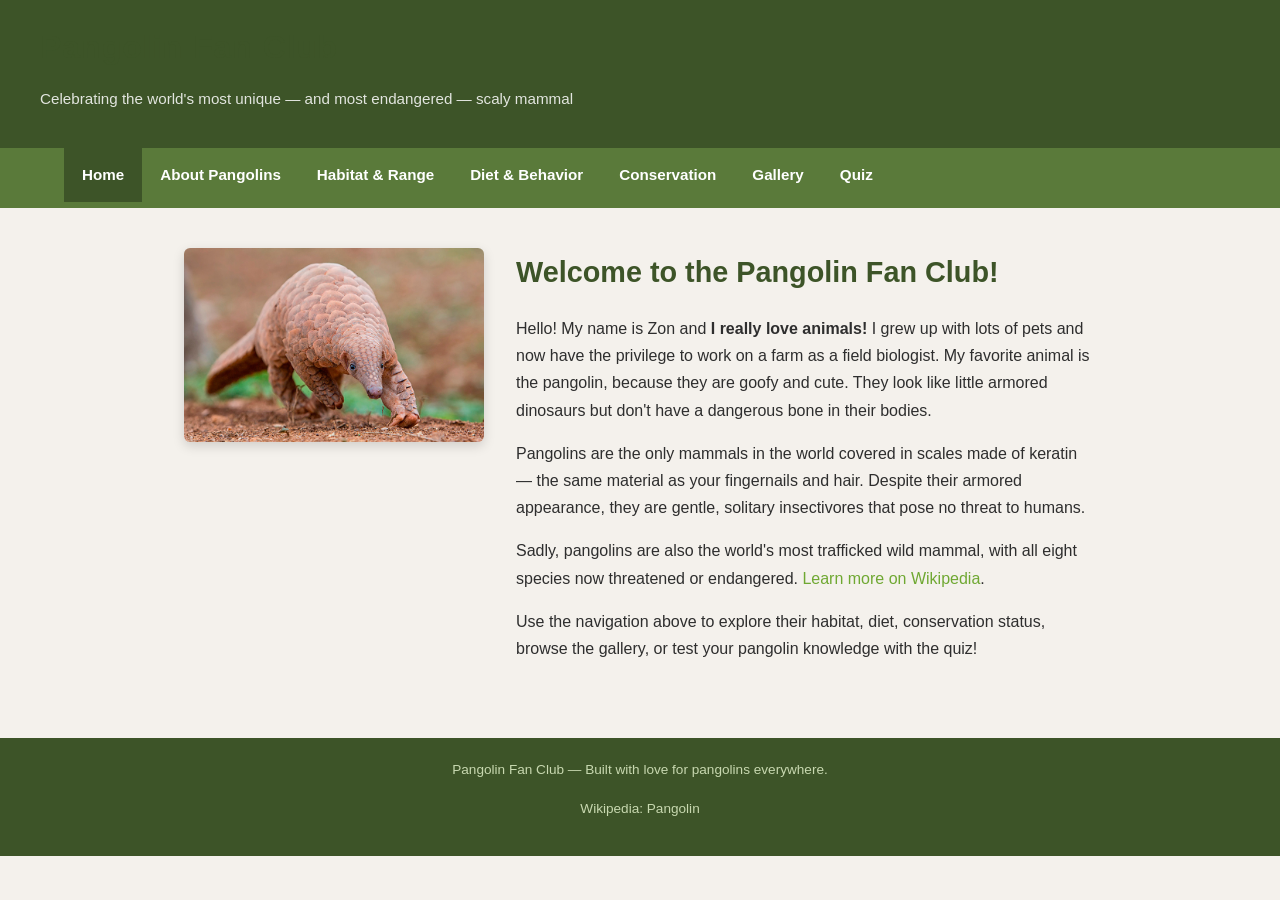
<file: index.html>
<!DOCTYPE html>
<html lang="en-US">
  <head>
    <meta charset="utf-8">
    <meta name="viewport" content="width=device-width, initial-scale=1">
    <meta name="description" content="A fan site dedicated to pangolins — the world's most trafficked wild mammal.">
    <title>Pangolin Fan Club</title>
    <link rel="stylesheet" href="assets/css/style.css">
  </head>
  <body>
    <!-- Site header with title and tagline -->
    <header>
      <div>
        <h1>Pangolin Fan Club</h1>
        <p>Celebrating the world's most unique — and most endangered — scaly mammal</p>
      </div>
    </header>

    <!-- Main navigation, shared across all pages -->
    <nav>
      <ul>
        <li><a href="./" class="active">Home</a></li>
        <li><a href="about/">About Pangolins</a></li>
        <li><a href="habitat/">Habitat &amp; Range</a></li>
        <li><a href="diet/">Diet &amp; Behavior</a></li>
        <li><a href="conservation/">Conservation</a></li>
        <li><a href="gallery/">Gallery</a></li>
        <li><a href="quiz/">Quiz</a></li>
      </ul>
    </nav>

    <!-- Hero section: photo + intro text -->
    <main>
      <section class="hero">
        <img
          src="assets/images/indian_pangolin.jpg"
          alt="An Indian pangolin walking through its natural habitat" />
        <div class="hero-text">
          <h2>Welcome to the Pangolin Fan Club!</h2>
          <p>
            Hello! My name is Zon and <strong>I really love animals!</strong> I grew up with lots of pets and now have the
            privilege to work on a farm as a field biologist. My favorite animal is the pangolin, because they
            are goofy and cute. They look like little armored dinosaurs but don't have a dangerous bone in their
            bodies.
          </p>
          <p>
            Pangolins are the only mammals in the world covered in scales made of keratin — the same material as
            your fingernails and hair. Despite their armored appearance, they are gentle, solitary insectivores that pose
            no threat to humans.
          </p>
          <p>
            Sadly, pangolins are also the world's most trafficked wild mammal, with all eight species now
            threatened or endangered.
            <a href="https://en.wikipedia.org/wiki/Pangolin" target="_blank" rel="noopener">Learn more on Wikipedia</a>.
          </p>
          <p>
            Use the navigation above to explore their habitat, diet, conservation status, browse the gallery,
            or test your pangolin knowledge with the quiz!
          </p>
        </div>
      </section>
    </main>

    <footer>
      <p>Pangolin Fan Club &mdash; Built with love for pangolins everywhere.</p>
      <p><a href="https://en.wikipedia.org/wiki/Pangolin" target="_blank" rel="noopener">Wikipedia: Pangolin</a></p>
    </footer>
  </body>
</html>
</file>
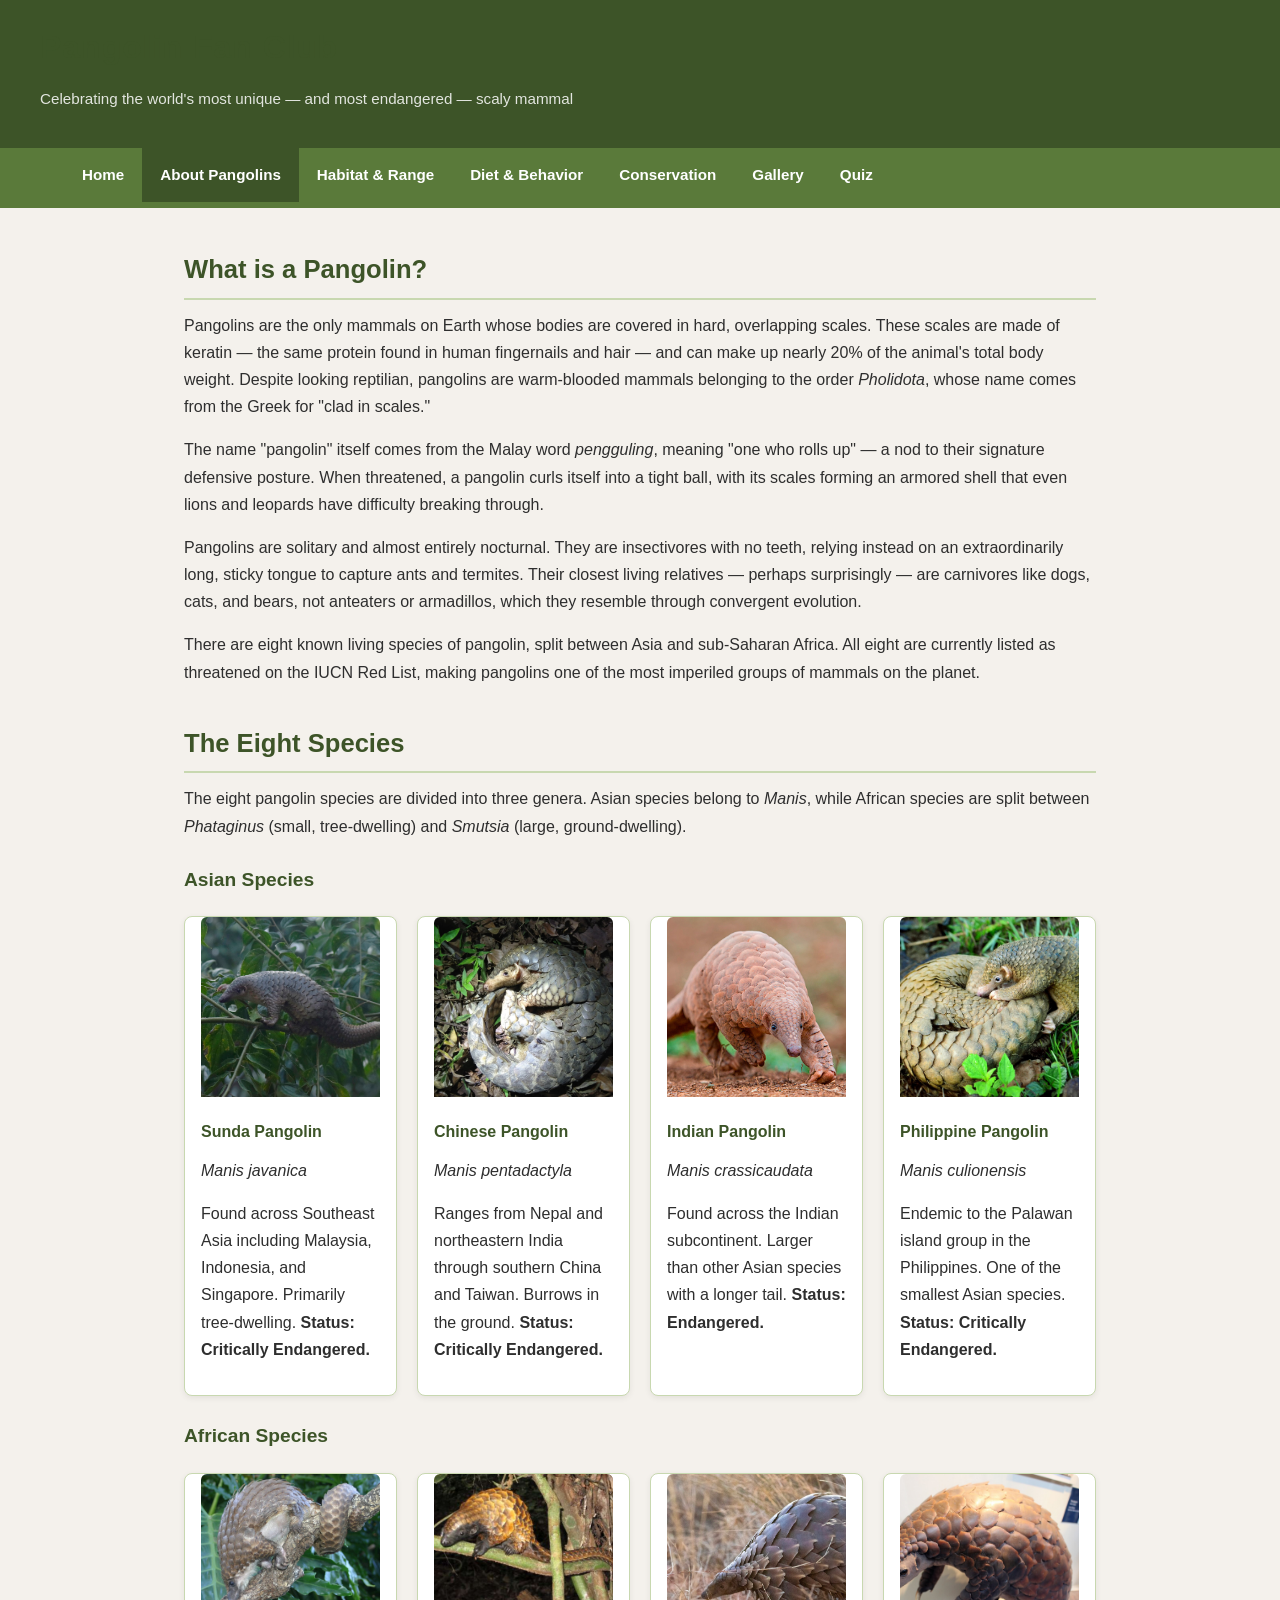
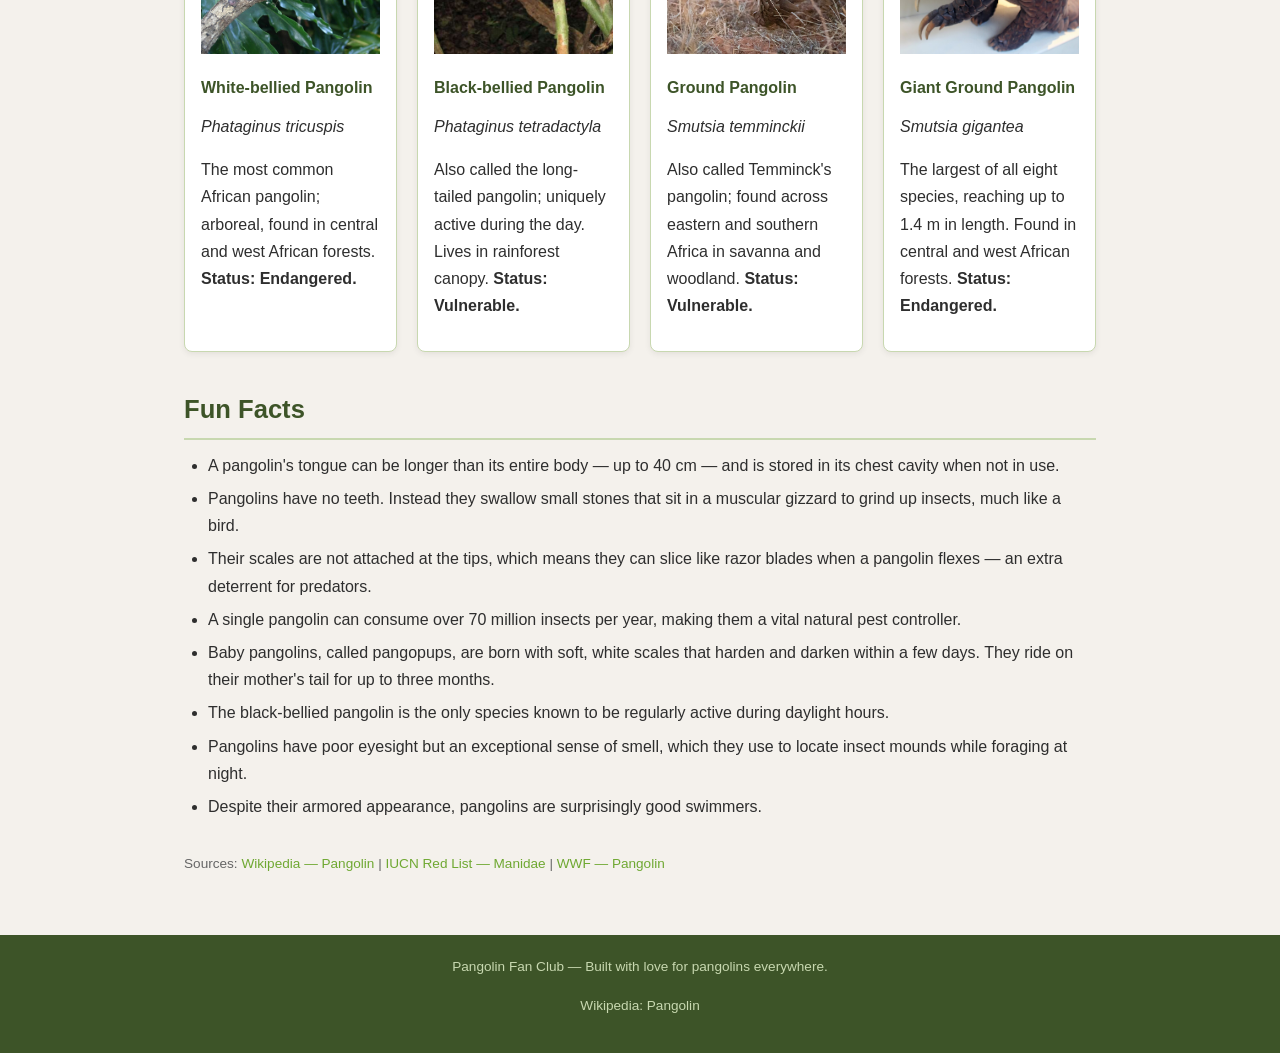
<file: about/index.html>
<!DOCTYPE html>
<html lang="en-US">
  <head>
    <meta charset="utf-8">
    <meta name="viewport" content="width=device-width, initial-scale=1">
    <meta name="description" content="Learn about pangolins — what they are, the eight species, and fascinating fun facts.">
    <title>About Pangolins | Pangolin Fan Club</title>
    <link rel="stylesheet" href="../assets/css/style.css">
  </head>
  <body>
    <header>
      <div>
        <h1>Pangolin Fan Club</h1>
        <p>Celebrating the world's most unique — and most endangered — scaly mammal</p>
      </div>
    </header>

    <nav>
      <ul>
        <li><a href="../">Home</a></li>
        <li><a href="./" class="active">About Pangolins</a></li>
        <li><a href="../habitat/">Habitat &amp; Range</a></li>
        <li><a href="../diet/">Diet &amp; Behavior</a></li>
        <li><a href="../conservation/">Conservation</a></li>
        <li><a href="../gallery/">Gallery</a></li>
        <li><a href="../quiz/">Quiz</a></li>
      </ul>
    </nav>

    <main>
      <!-- What is a pangolin: general introduction -->
      <h2>What is a Pangolin?</h2>
      <p>
        Pangolins are the only mammals on Earth whose bodies are covered in hard, overlapping scales. These
        scales are made of keratin — the same protein found in human fingernails and hair — and can make up
        nearly 20% of the animal's total body weight. Despite looking reptilian, pangolins are warm-blooded
        mammals belonging to the order <em>Pholidota</em>, whose name comes from the Greek for "clad in scales."
      </p>
      <p>
        The name "pangolin" itself comes from the Malay word <em>pengguling</em>, meaning "one who rolls up" —
        a nod to their signature defensive posture. When threatened, a pangolin curls itself into a tight ball,
        with its scales forming an armored shell that even lions and leopards have difficulty breaking through.
      </p>
      <p>
        Pangolins are solitary and almost entirely nocturnal. They are insectivores with no teeth, relying
        instead on an extraordinarily long, sticky tongue to capture ants and termites. Their closest living
        relatives — perhaps surprisingly — are carnivores like dogs, cats, and bears, not anteaters or
        armadillos, which they resemble through convergent evolution.
      </p>
      <p>
        There are eight known living species of pangolin, split between Asia and sub-Saharan Africa. All eight
        are currently listed as threatened on the IUCN Red List, making pangolins one of the most imperiled
        groups of mammals on the planet.
      </p>

      <!-- Species cards: 4 Asian + 4 African -->
      <h2>The Eight Species</h2>
      <p>The eight pangolin species are divided into three genera. Asian species belong to <em>Manis</em>, while
      African species are split between <em>Phataginus</em> (small, tree-dwelling) and <em>Smutsia</em> (large, ground-dwelling).</p>

      <h3>Asian Species</h3>
      <div class="card-grid">
        <div class="card">
          <img src="../assets/images/Trenggiling_Sunda_Sunda_Pangolin_Manis_javanica.jpg" alt="Sunda pangolin">
          <h3>Sunda Pangolin</h3>
          <p><em>Manis javanica</em></p>
          <p>Found across Southeast Asia including Malaysia, Indonesia, and Singapore. Primarily tree-dwelling.
          <strong>Status: Critically Endangered.</strong></p>
        </div>
        <div class="card">
          <img src="../assets/images/chinese_pangolin.jpg" alt="Chinese pangolin">
          <h3>Chinese Pangolin</h3>
          <p><em>Manis pentadactyla</em></p>
          <p>Ranges from Nepal and northeastern India through southern China and Taiwan. Burrows in the ground.
          <strong>Status: Critically Endangered.</strong></p>
        </div>
        <div class="card">
          <img src="../assets/images/indian_pangolin.jpg" alt="Indian pangolin">
          <h3>Indian Pangolin</h3>
          <p><em>Manis crassicaudata</em></p>
          <p>Found across the Indian subcontinent. Larger than other Asian species with a longer tail.
          <strong>Status: Endangered.</strong></p>
        </div>
        <div class="card">
          <img src="../assets/images/Philippine_Pangolin_Curled-up_by_Gregg_Yan.jpg" alt="Philippine pangolin curled up">
          <h3>Philippine Pangolin</h3>
          <p><em>Manis culionensis</em></p>
          <p>Endemic to the Palawan island group in the Philippines. One of the smallest Asian species.
          <strong>Status: Critically Endangered.</strong></p>
        </div>
      </div>

      <h3>African Species</h3>
      <div class="card-grid">
        <div class="card">
          <img src="../assets/images/white_bellied_tree_pangolin.jpg" alt="White-bellied pangolin">
          <h3>White-bellied Pangolin</h3>
          <p><em>Phataginus tricuspis</em></p>
          <p>The most common African pangolin; arboreal, found in central and west African forests.
          <strong>Status: Endangered.</strong></p>
        </div>
        <div class="card">
          <img src="../assets/images/black_bellied_pangolin.jpg" alt="Black-bellied pangolin">
          <h3>Black-bellied Pangolin</h3>
          <p><em>Phataginus tetradactyla</em></p>
          <p>Also called the long-tailed pangolin; uniquely active during the day. Lives in rainforest canopy.
          <strong>Status: Vulnerable.</strong></p>
        </div>
        <div class="card">
          <img src="../assets/images/ground_pangolin.jpg" alt="Ground pangolin">
          <h3>Ground Pangolin</h3>
          <p><em>Smutsia temminckii</em></p>
          <p>Also called Temminck's pangolin; found across eastern and southern Africa in savanna and woodland.
          <strong>Status: Vulnerable.</strong></p>
        </div>
        <div class="card">
          <img src="../assets/images/giant_ground_pangolin.jpg" alt="Giant ground pangolin">
          <h3>Giant Ground Pangolin</h3>
          <p><em>Smutsia gigantea</em></p>
          <p>The largest of all eight species, reaching up to 1.4 m in length. Found in central and west African forests.
          <strong>Status: Endangered.</strong></p>
        </div>
      </div>

      <!-- Fun facts list, useful as quiz study material -->
      <h2>Fun Facts</h2>
      <ul>
        <li>A pangolin's tongue can be longer than its entire body — up to 40 cm — and is stored in its chest cavity when not in use.</li>
        <li>Pangolins have no teeth. Instead they swallow small stones that sit in a muscular gizzard to grind up insects, much like a bird.</li>
        <li>Their scales are not attached at the tips, which means they can slice like razor blades when a pangolin flexes — an extra deterrent for predators.</li>
        <li>A single pangolin can consume over 70 million insects per year, making them a vital natural pest controller.</li>
        <li>Baby pangolins, called pangopups, are born with soft, white scales that harden and darken within a few days. They ride on their mother's tail for up to three months.</li>
        <li>The black-bellied pangolin is the only species known to be regularly active during daylight hours.</li>
        <li>Pangolins have poor eyesight but an exceptional sense of smell, which they use to locate insect mounds while foraging at night.</li>
        <li>Despite their armored appearance, pangolins are surprisingly good swimmers.</li>
      </ul>

      <p style="margin-top: 32px; font-size: 0.85rem; color: #666;">
        Sources:
        <a href="https://en.wikipedia.org/wiki/Pangolin" target="_blank" rel="noopener">Wikipedia — Pangolin</a> |
        <a href="https://www.iucnredlist.org/search?taxonomies=101561&searchType=species" target="_blank" rel="noopener">IUCN Red List — Manidae</a> |
        <a href="https://www.worldwildlife.org/species/pangolin" target="_blank" rel="noopener">WWF — Pangolin</a>
      </p>
    </main>

    <footer>
      <p>Pangolin Fan Club &mdash; Built with love for pangolins everywhere.</p>
      <p><a href="https://en.wikipedia.org/wiki/Pangolin" target="_blank" rel="noopener">Wikipedia: Pangolin</a></p>
    </footer>
  </body>
</html>
</file>
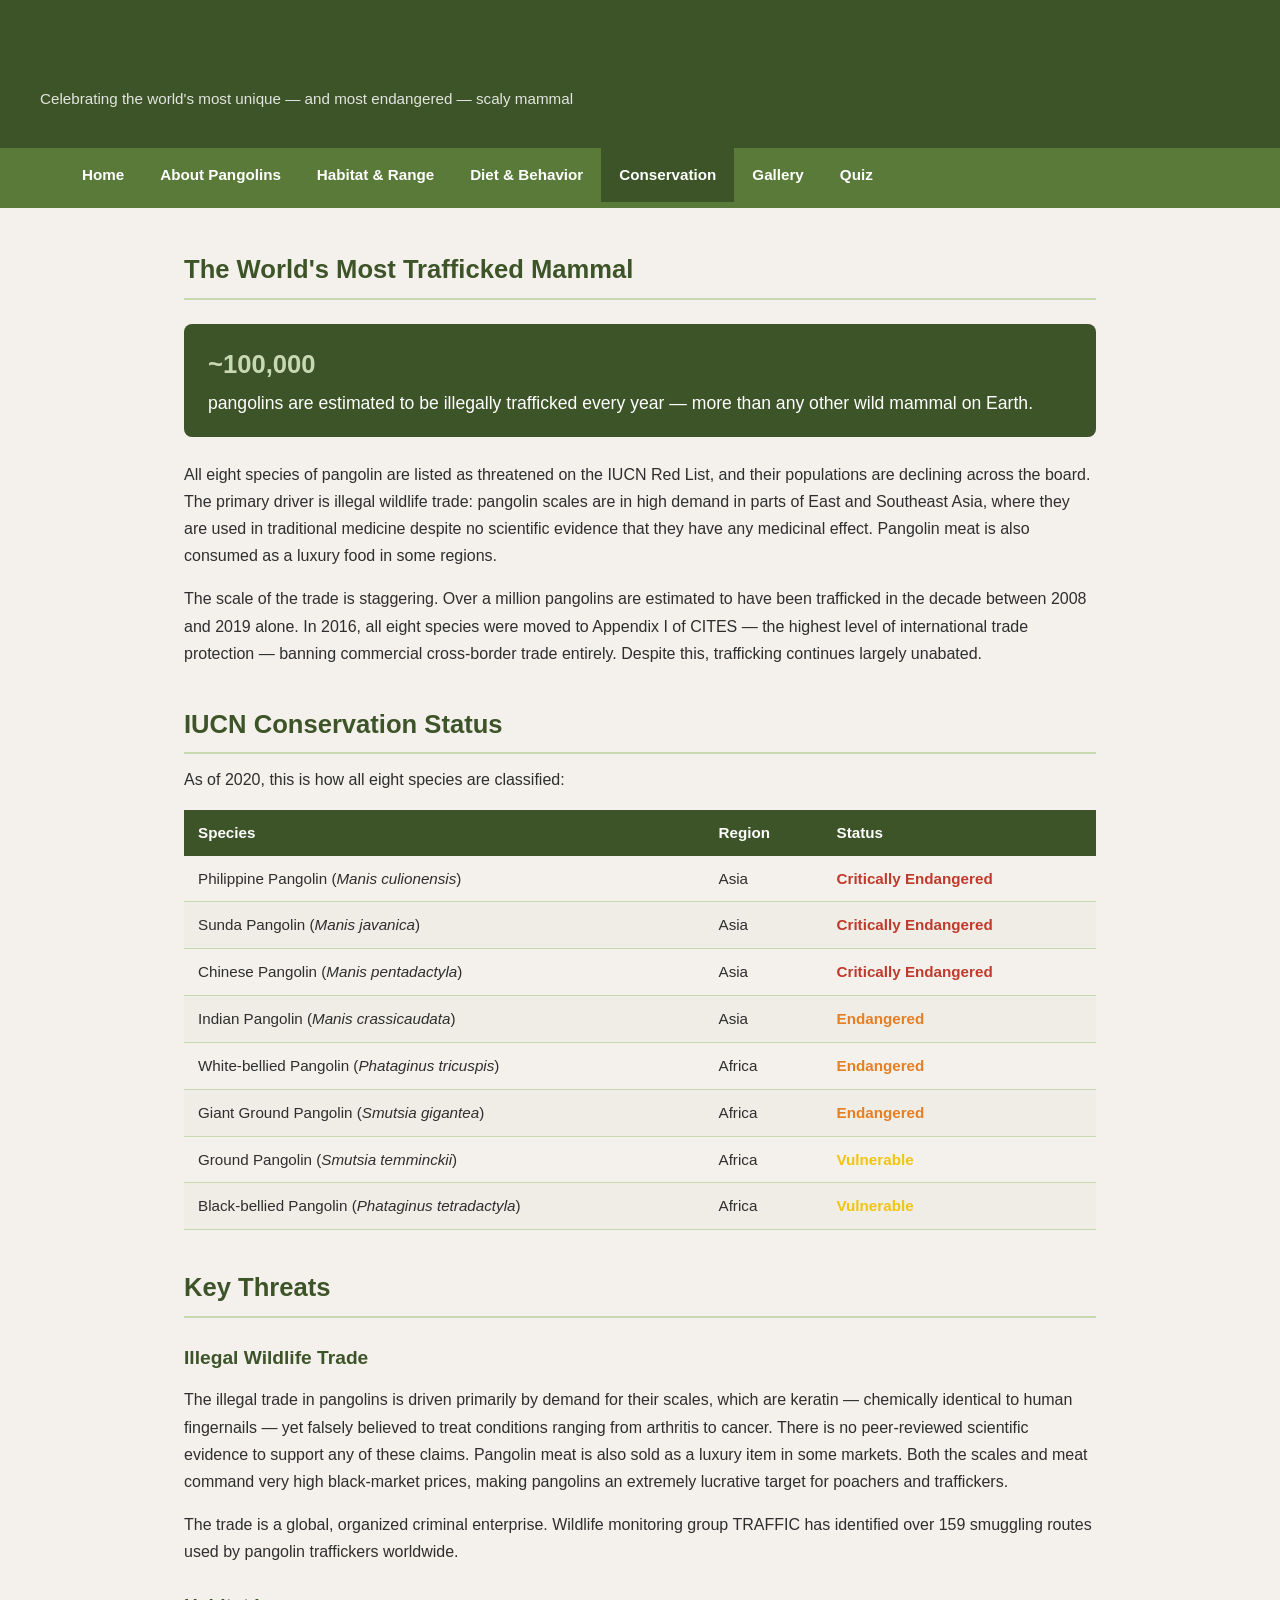
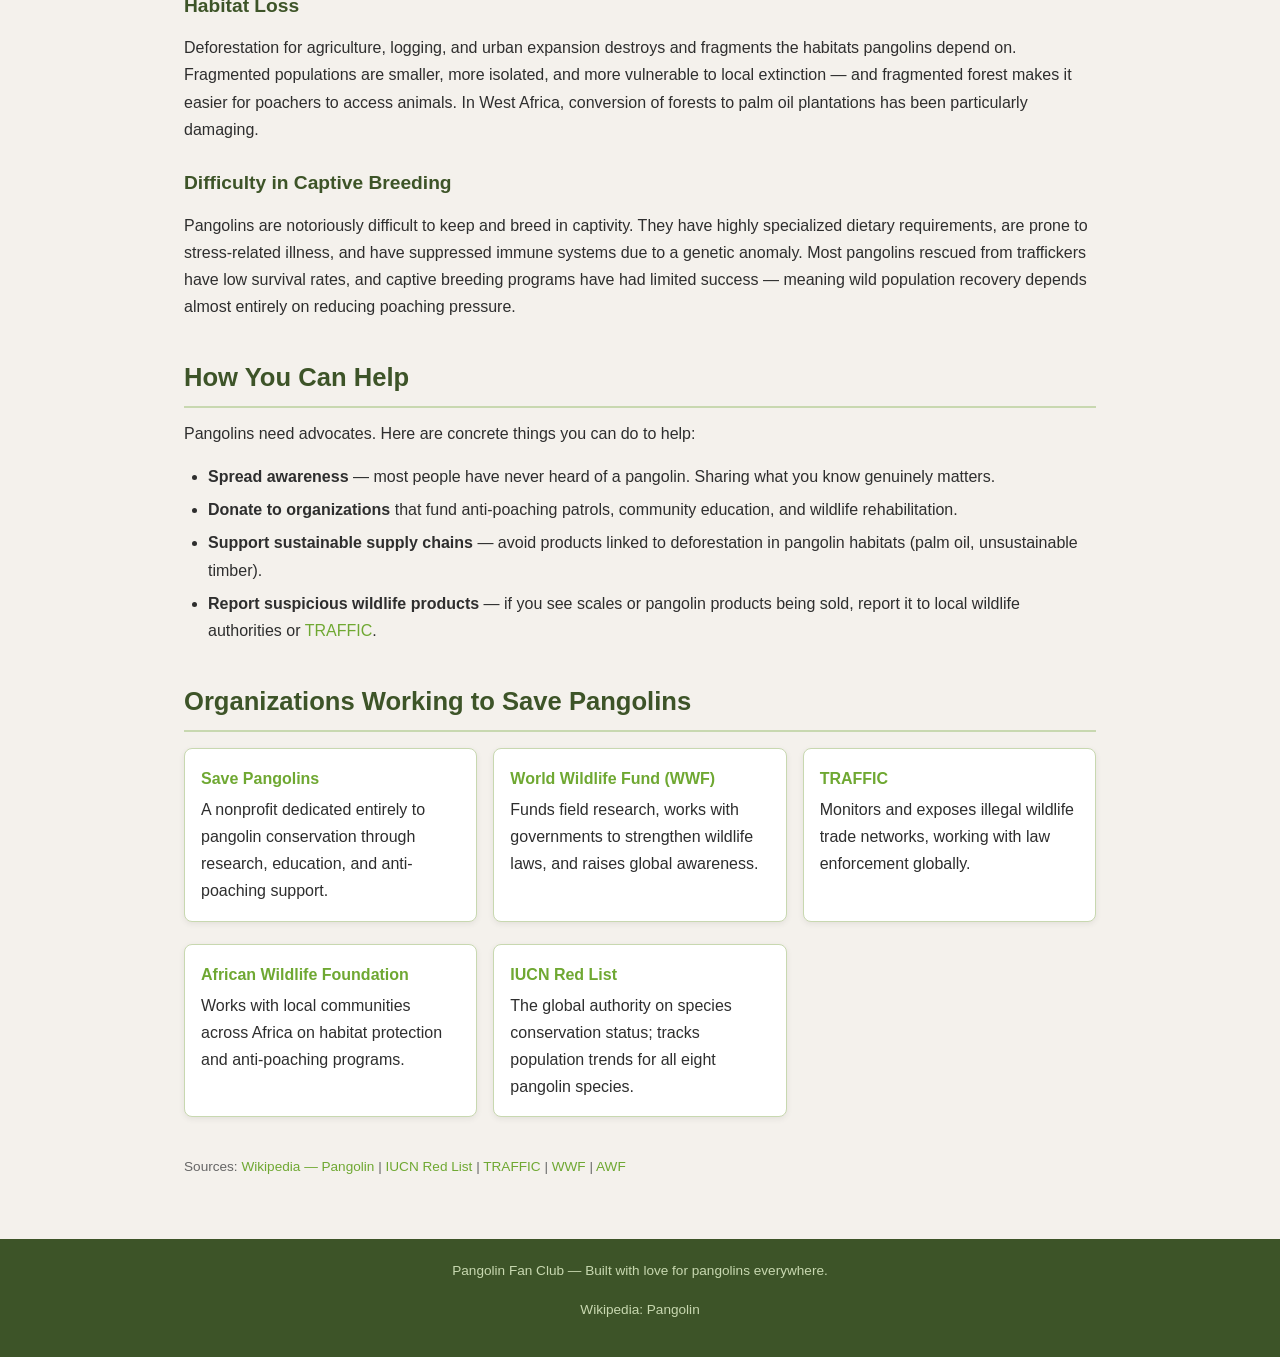
<file: conservation/index.html>
<!DOCTYPE html>
<html lang="en-US">
  <head>
    <meta charset="utf-8">
    <meta name="viewport" content="width=device-width, initial-scale=1">
    <meta name="description" content="Learn about the threats facing pangolins and how conservation efforts are working to save them.">
    <title>Conservation | Pangolin Fan Club</title>
    <link rel="stylesheet" href="../assets/css/style.css">
  </head>
  <body>
    <header>
      <div>
        <h1>Pangolin Fan Club</h1>
        <p>Celebrating the world's most unique — and most endangered — scaly mammal</p>
      </div>
    </header>

    <nav>
      <ul>
        <li><a href="../">Home</a></li>
        <li><a href="../about/">About Pangolins</a></li>
        <li><a href="../habitat/">Habitat &amp; Range</a></li>
        <li><a href="../diet/">Diet &amp; Behavior</a></li>
        <li><a href="./" class="active">Conservation</a></li>
        <li><a href="../gallery/">Gallery</a></li>
        <li><a href="../quiz/">Quiz</a></li>
      </ul>
    </nav>

    <main>
      <h2>The World's Most Trafficked Mammal</h2>

      <div class="threat-stat">
        <strong>~100,000</strong>
        pangolins are estimated to be illegally trafficked every year — more than any other wild mammal on Earth.
      </div>

      <p>
        All eight species of pangolin are listed as threatened on the IUCN Red List, and their populations
        are declining across the board. The primary driver is illegal wildlife trade: pangolin scales are
        in high demand in parts of East and Southeast Asia, where they are used in traditional medicine
        despite no scientific evidence that they have any medicinal effect. Pangolin meat is also consumed
        as a luxury food in some regions.
      </p>
      <p>
        The scale of the trade is staggering. Over a million pangolins are estimated to have been
        trafficked in the decade between 2008 and 2019 alone. In 2016, all eight species were moved to
        Appendix I of CITES — the highest level of international trade protection — banning commercial
        cross-border trade entirely. Despite this, trafficking continues largely unabated.
      </p>

      <h2>IUCN Conservation Status</h2>
      <p>As of 2020, this is how all eight species are classified:</p>
      <table class="status-table">
        <thead>
          <tr>
            <th>Species</th>
            <th>Region</th>
            <th>Status</th>
          </tr>
        </thead>
        <tbody>
          <tr>
            <td>Philippine Pangolin (<em>Manis culionensis</em>)</td>
            <td>Asia</td>
            <td class="cr">Critically Endangered</td>
          </tr>
          <tr>
            <td>Sunda Pangolin (<em>Manis javanica</em>)</td>
            <td>Asia</td>
            <td class="cr">Critically Endangered</td>
          </tr>
          <tr>
            <td>Chinese Pangolin (<em>Manis pentadactyla</em>)</td>
            <td>Asia</td>
            <td class="cr">Critically Endangered</td>
          </tr>
          <tr>
            <td>Indian Pangolin (<em>Manis crassicaudata</em>)</td>
            <td>Asia</td>
            <td class="en">Endangered</td>
          </tr>
          <tr>
            <td>White-bellied Pangolin (<em>Phataginus tricuspis</em>)</td>
            <td>Africa</td>
            <td class="en">Endangered</td>
          </tr>
          <tr>
            <td>Giant Ground Pangolin (<em>Smutsia gigantea</em>)</td>
            <td>Africa</td>
            <td class="en">Endangered</td>
          </tr>
          <tr>
            <td>Ground Pangolin (<em>Smutsia temminckii</em>)</td>
            <td>Africa</td>
            <td class="vu">Vulnerable</td>
          </tr>
          <tr>
            <td>Black-bellied Pangolin (<em>Phataginus tetradactyla</em>)</td>
            <td>Africa</td>
            <td class="vu">Vulnerable</td>
          </tr>
        </tbody>
      </table>

      <h2>Key Threats</h2>

      <h3>Illegal Wildlife Trade</h3>
      <p>
        The illegal trade in pangolins is driven primarily by demand for their scales, which are keratin —
        chemically identical to human fingernails — yet falsely believed to treat conditions ranging from
        arthritis to cancer. There is no peer-reviewed scientific evidence to support any of these claims.
        Pangolin meat is also sold as a luxury item in some markets. Both the scales and meat command very
        high black-market prices, making pangolins an extremely lucrative target for poachers and traffickers.
      </p>
      <p>
        The trade is a global, organized criminal enterprise. Wildlife monitoring group TRAFFIC has identified
        over 159 smuggling routes used by pangolin traffickers worldwide.
      </p>

      <h3>Habitat Loss</h3>
      <p>
        Deforestation for agriculture, logging, and urban expansion destroys and fragments the habitats
        pangolins depend on. Fragmented populations are smaller, more isolated, and more vulnerable to local
        extinction — and fragmented forest makes it easier for poachers to access animals. In West Africa,
        conversion of forests to palm oil plantations has been particularly damaging.
      </p>

      <h3>Difficulty in Captive Breeding</h3>
      <p>
        Pangolins are notoriously difficult to keep and breed in captivity. They have highly specialized
        dietary requirements, are prone to stress-related illness, and have suppressed immune systems due to
        a genetic anomaly. Most pangolins rescued from traffickers have low survival rates, and captive
        breeding programs have had limited success — meaning wild population recovery depends almost entirely
        on reducing poaching pressure.
      </p>

      <h2>How You Can Help</h2>
      <p>
        Pangolins need advocates. Here are concrete things you can do to help:
      </p>
      <ul>
        <li><strong>Spread awareness</strong> — most people have never heard of a pangolin. Sharing what you
        know genuinely matters.</li>
        <li><strong>Donate to organizations</strong> that fund anti-poaching patrols, community education,
        and wildlife rehabilitation.</li>
        <li><strong>Support sustainable supply chains</strong> — avoid products linked to deforestation in
        pangolin habitats (palm oil, unsustainable timber).</li>
        <li><strong>Report suspicious wildlife products</strong> — if you see scales or pangolin products
        being sold, report it to local wildlife authorities or
        <a href="https://www.traffic.org/" target="_blank" rel="noopener">TRAFFIC</a>.</li>
      </ul>

      <h2>Organizations Working to Save Pangolins</h2>
      <ul class="org-list">
        <li>
          <a href="https://www.savepangolins.org/" target="_blank" rel="noopener">Save Pangolins</a>
          A nonprofit dedicated entirely to pangolin conservation through research, education, and anti-poaching support.
        </li>
        <li>
          <a href="https://www.worldwildlife.org/species/pangolin" target="_blank" rel="noopener">World Wildlife Fund (WWF)</a>
          Funds field research, works with governments to strengthen wildlife laws, and raises global awareness.
        </li>
        <li>
          <a href="https://www.traffic.org/what-we-do/species/pangolins/" target="_blank" rel="noopener">TRAFFIC</a>
          Monitors and exposes illegal wildlife trade networks, working with law enforcement globally.
        </li>
        <li>
          <a href="https://www.awf.org/news/monitoring-drcs-forests-and-courts-protect-pangolins" target="_blank" rel="noopener">African Wildlife Foundation</a>
          Works with local communities across Africa on habitat protection and anti-poaching programs.
        </li>
        <li>
          <a href="https://www.iucnredlist.org/search?taxonomies=101561&searchType=species" target="_blank" rel="noopener">IUCN Red List</a>
          The global authority on species conservation status; tracks population trends for all eight pangolin species.
        </li>
      </ul>

      <p style="margin-top: 32px; font-size: 0.85rem; color: #666;">
        Sources:
        <a href="https://en.wikipedia.org/wiki/Pangolin" target="_blank" rel="noopener">Wikipedia — Pangolin</a> |
        <a href="https://www.iucnredlist.org/search?taxonomies=101561&searchType=species" target="_blank" rel="noopener">IUCN Red List</a> |
        <a href="https://www.traffic.org/what-we-do/species/pangolins/" target="_blank" rel="noopener">TRAFFIC</a> |
        <a href="https://www.worldwildlife.org/species/pangolin" target="_blank" rel="noopener">WWF</a> |
        <a href="https://www.awf.org/news/monitoring-drcs-forests-and-courts-protect-pangolins" target="_blank" rel="noopener">AWF</a>
      </p>
    </main>

    <footer>
      <p>Pangolin Fan Club &mdash; Built with love for pangolins everywhere.</p>
      <p><a href="https://en.wikipedia.org/wiki/Pangolin" target="_blank" rel="noopener">Wikipedia: Pangolin</a></p>
    </footer>
  </body>
</html>
</file>
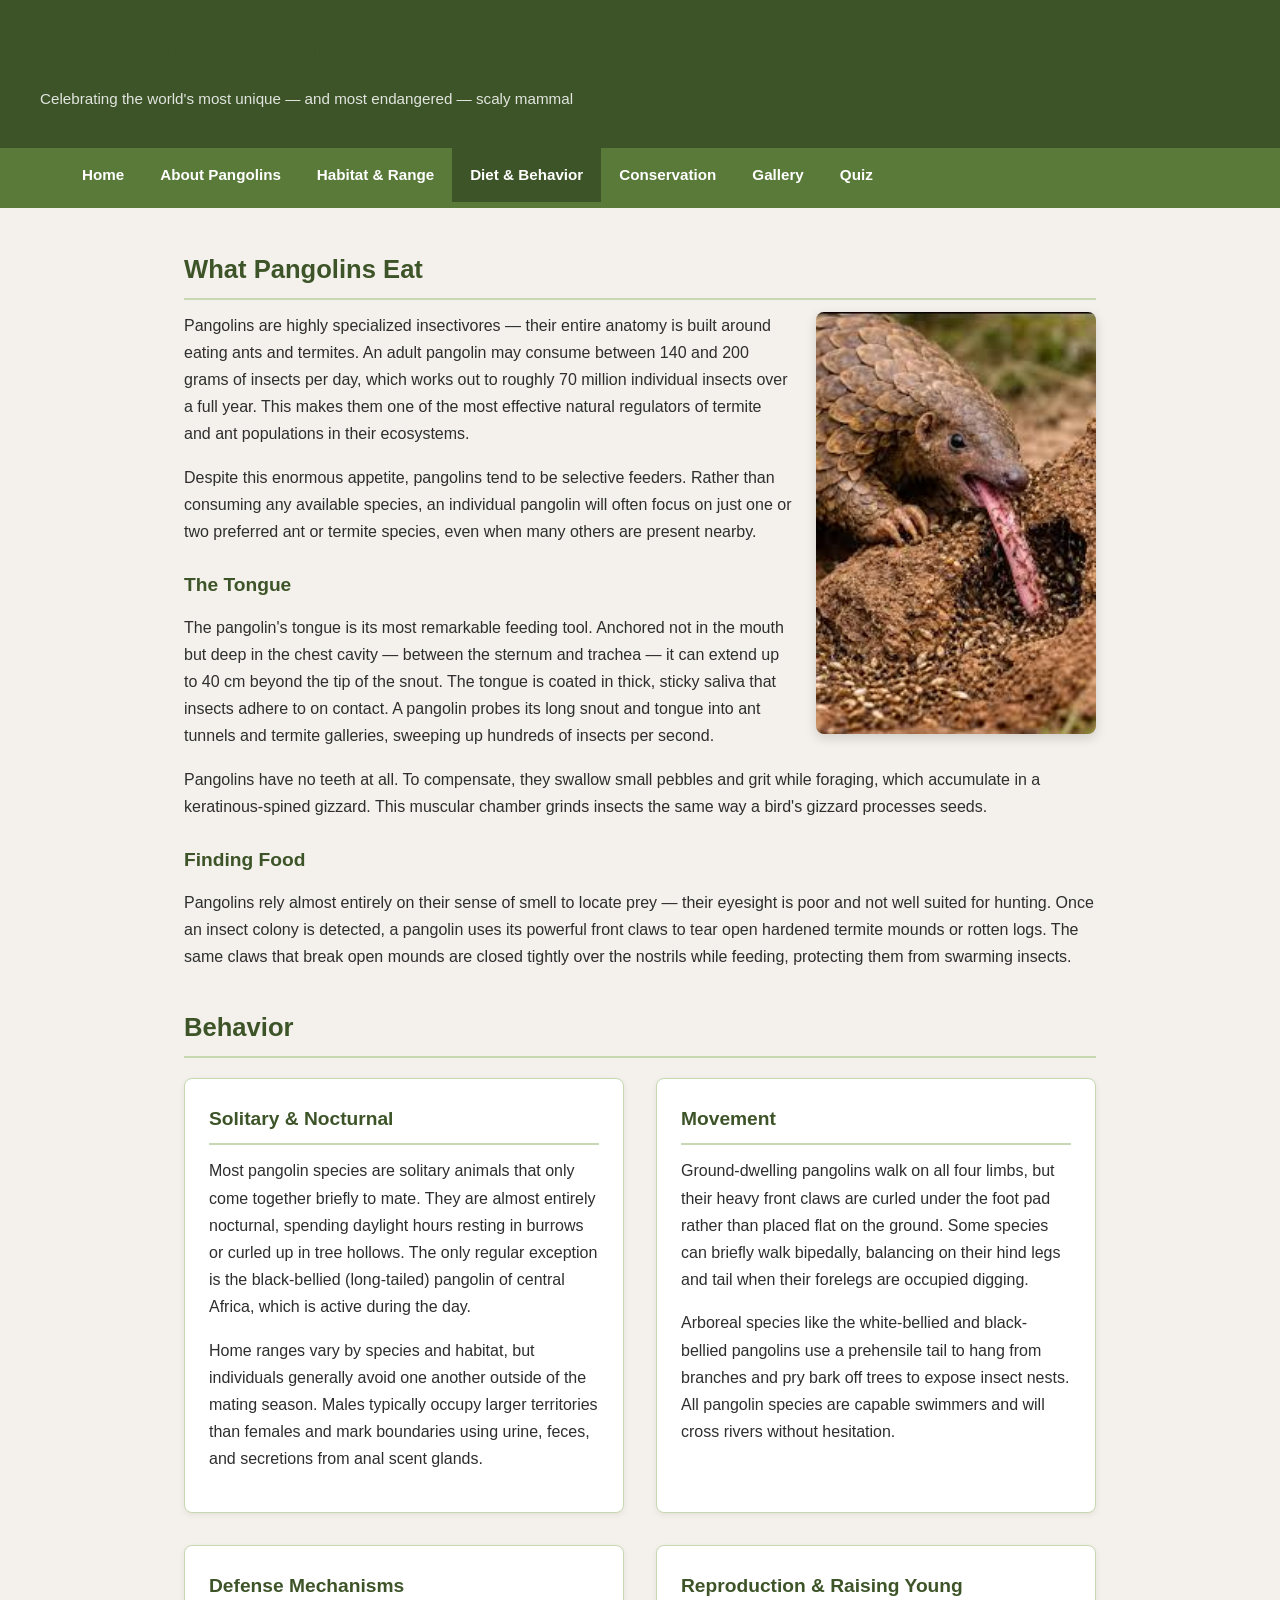
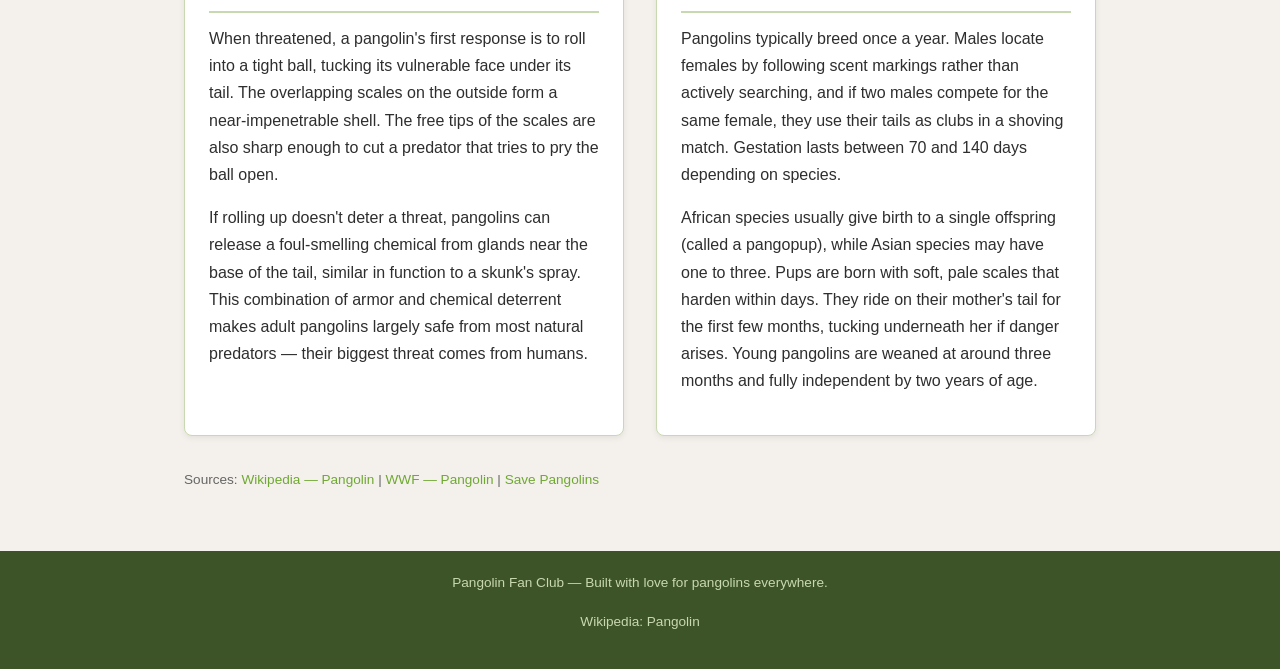
<file: diet/index.html>
<!DOCTYPE html>
<html lang="en-US">
  <head>
    <meta charset="utf-8">
    <meta name="viewport" content="width=device-width, initial-scale=1">
    <meta name="description" content="Discover what pangolins eat, how they hunt, and how they defend themselves from predators.">
    <title>Diet &amp; Behavior | Pangolin Fan Club</title>
    <link rel="stylesheet" href="../assets/css/style.css">
  </head>
  <body>
    <header>
      <div>
        <h1>Pangolin Fan Club</h1>
        <p>Celebrating the world's most unique — and most endangered — scaly mammal</p>
      </div>
    </header>

    <nav>
      <ul>
        <li><a href="../">Home</a></li>
        <li><a href="../about/">About Pangolins</a></li>
        <li><a href="../habitat/">Habitat &amp; Range</a></li>
        <li><a href="./" class="active">Diet &amp; Behavior</a></li>
        <li><a href="../conservation/">Conservation</a></li>
        <li><a href="../gallery/">Gallery</a></li>
        <li><a href="../quiz/">Quiz</a></li>
      </ul>
    </nav>

    <main>
      <h2>What Pangolins Eat</h2>

      <!-- IMAGE NEEDED: pangolin_tongue.jpg — a photo of a pangolin using its tongue to feed -->
      <!-- Suggested source: Wikimedia Commons — search "pangolin feeding" (look for CC licensed images) -->
      <img class="diet-img" src="../assets/images/pangolin_eating.jpg" alt="A pangolin extending its long sticky tongue into a termite mound" />

      <p>
        Pangolins are highly specialized insectivores — their entire anatomy is built around eating ants and
        termites. An adult pangolin may consume between 140 and 200 grams of insects per day, which works
        out to roughly 70 million individual insects over a full year. This makes them one of the most
        effective natural regulators of termite and ant populations in their ecosystems.
      </p>
      <p>
        Despite this enormous appetite, pangolins tend to be selective feeders. Rather than consuming any
        available species, an individual pangolin will often focus on just one or two preferred ant or termite
        species, even when many others are present nearby.
      </p>

      <h3>The Tongue</h3>
      <p>
        The pangolin's tongue is its most remarkable feeding tool. Anchored not in the mouth but deep in the
        chest cavity — between the sternum and trachea — it can extend up to 40 cm beyond the tip of the
        snout. The tongue is coated in thick, sticky saliva that insects adhere to on contact. A pangolin
        probes its long snout and tongue into ant tunnels and termite galleries, sweeping up hundreds of
        insects per second.
      </p>
      <p>
        Pangolins have no teeth at all. To compensate, they swallow small pebbles and grit while foraging,
        which accumulate in a keratinous-spined gizzard. This muscular chamber grinds insects the same way
        a bird's gizzard processes seeds.
      </p>

      <h3>Finding Food</h3>
      <p>
        Pangolins rely almost entirely on their sense of smell to locate prey — their eyesight is poor and
        not well suited for hunting. Once an insect colony is detected, a pangolin uses its powerful front
        claws to tear open hardened termite mounds or rotten logs. The same claws that break open mounds
        are closed tightly over the nostrils while feeding, protecting them from swarming insects.
      </p>

      <h2>Behavior</h2>
      <div class="two-col">
        <div class="info-box">
          <h3>Solitary &amp; Nocturnal</h3>
          <p>
            Most pangolin species are solitary animals that only come together briefly to mate. They are
            almost entirely nocturnal, spending daylight hours resting in burrows or curled up in tree hollows.
            The only regular exception is the black-bellied (long-tailed) pangolin of central Africa, which
            is active during the day.
          </p>
          <p>
            Home ranges vary by species and habitat, but individuals generally avoid one another outside of
            the mating season. Males typically occupy larger territories than females and mark boundaries
            using urine, feces, and secretions from anal scent glands.
          </p>
        </div>

        <div class="info-box">
          <h3>Movement</h3>
          <p>
            Ground-dwelling pangolins walk on all four limbs, but their heavy front claws are curled under
            the foot pad rather than placed flat on the ground. Some species can briefly walk bipedally,
            balancing on their hind legs and tail when their forelegs are occupied digging.
          </p>
          <p>
            Arboreal species like the white-bellied and black-bellied pangolins use a prehensile tail to hang
            from branches and pry bark off trees to expose insect nests. All pangolin species are capable
            swimmers and will cross rivers without hesitation.
          </p>
        </div>

        <div class="info-box">
          <h3>Defense Mechanisms</h3>
          <p>
            When threatened, a pangolin's first response is to roll into a tight ball, tucking its vulnerable
            face under its tail. The overlapping scales on the outside form a near-impenetrable shell. The
            free tips of the scales are also sharp enough to cut a predator that tries to pry the ball open.
          </p>
          <p>
            If rolling up doesn't deter a threat, pangolins can release a foul-smelling chemical from glands
            near the base of the tail, similar in function to a skunk's spray. This combination of armor
            and chemical deterrent makes adult pangolins largely safe from most natural predators — their
            biggest threat comes from humans.
          </p>
        </div>

        <div class="info-box">
          <h3>Reproduction &amp; Raising Young</h3>
          <p>
            Pangolins typically breed once a year. Males locate females by following scent markings rather
            than actively searching, and if two males compete for the same female, they use their tails as
            clubs in a shoving match. Gestation lasts between 70 and 140 days depending on species.
          </p>
          <p>
            African species usually give birth to a single offspring (called a pangopup), while Asian species
            may have one to three. Pups are born with soft, pale scales that harden within days. They ride
            on their mother's tail for the first few months, tucking underneath her if danger arises. Young
            pangolins are weaned at around three months and fully independent by two years of age.
          </p>
        </div>
      </div>

      <p style="margin-top: 32px; font-size: 0.85rem; color: #666;">
        Sources:
        <a href="https://en.wikipedia.org/wiki/Pangolin" target="_blank" rel="noopener">Wikipedia — Pangolin</a> |
        <a href="https://www.worldwildlife.org/species/pangolin" target="_blank" rel="noopener">WWF — Pangolin</a> |
        <a href="https://www.savepangolins.org/what-is-a-pangolin/" target="_blank" rel="noopener">Save Pangolins</a>
      </p>
    </main>

    <footer>
      <p>Pangolin Fan Club &mdash; Built with love for pangolins everywhere.</p>
      <p><a href="https://en.wikipedia.org/wiki/Pangolin" target="_blank" rel="noopener">Wikipedia: Pangolin</a></p>
    </footer>
  </body>
</html>
</file>
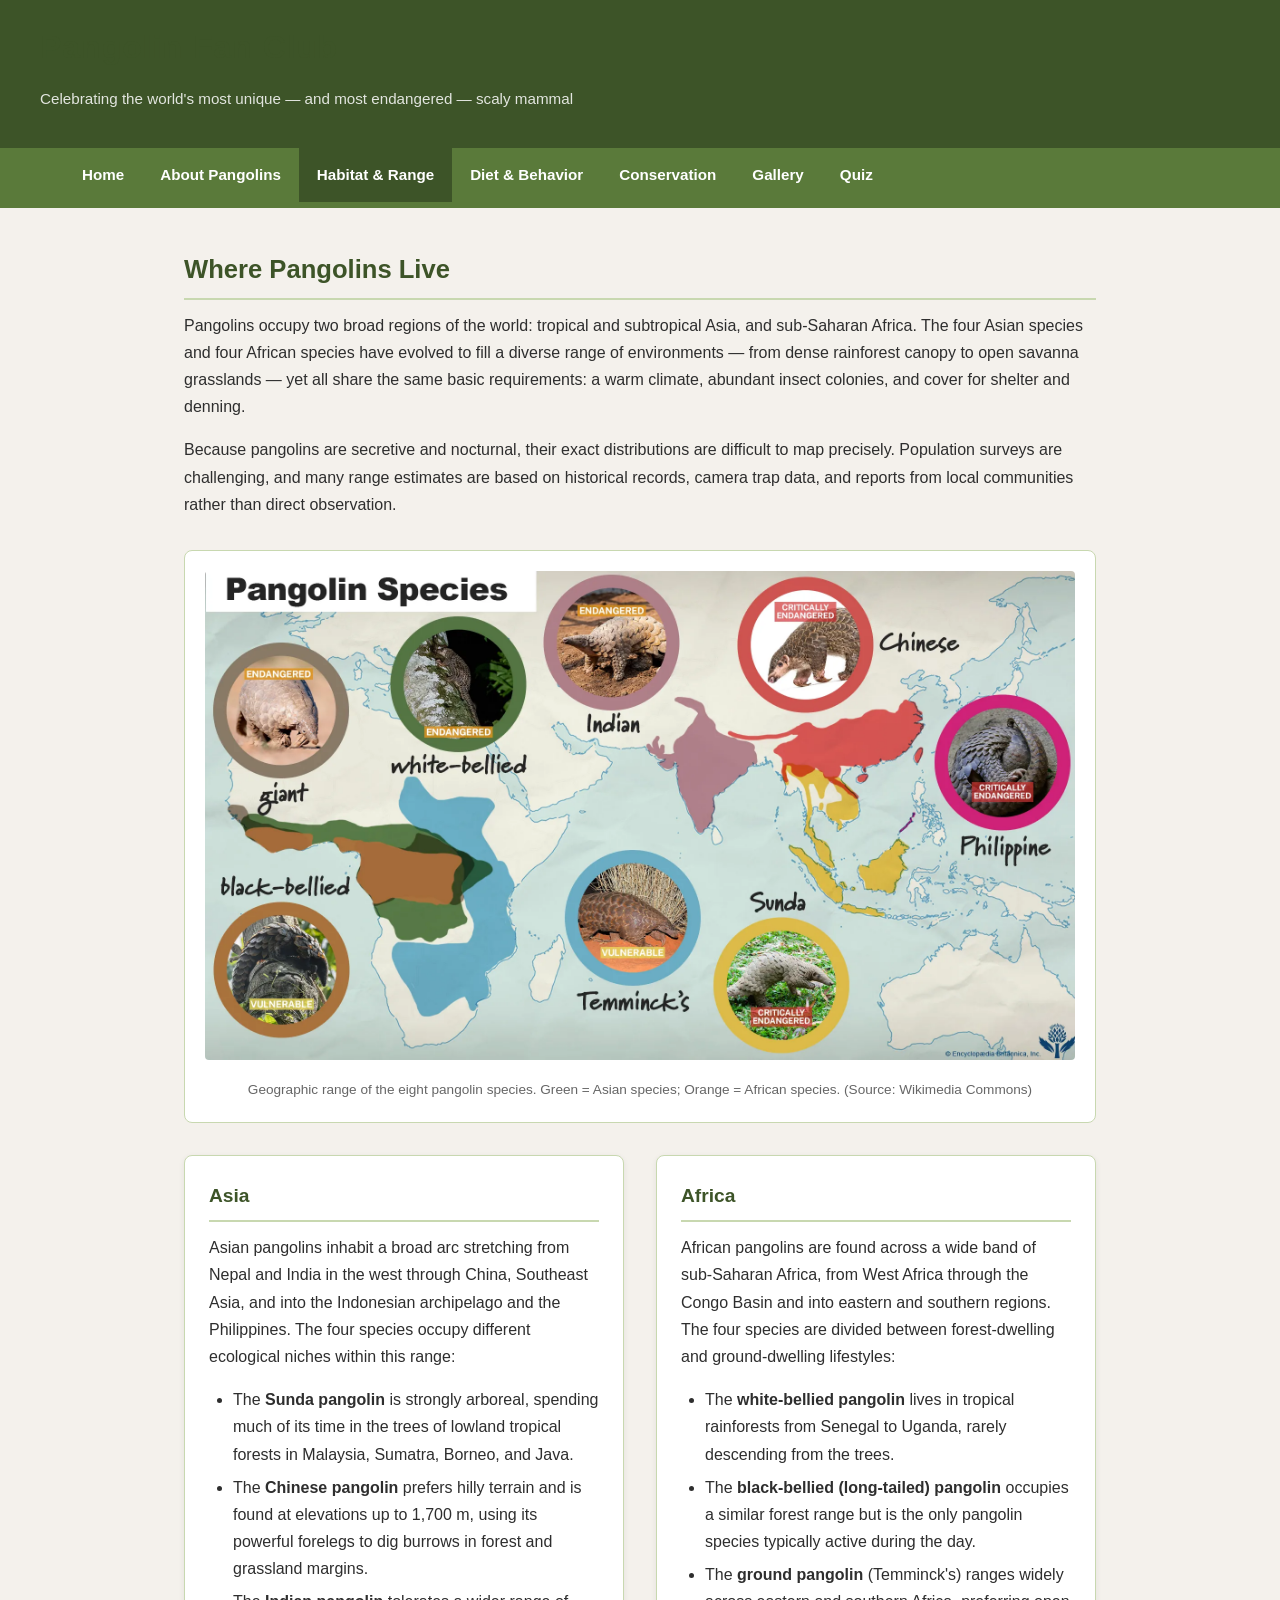
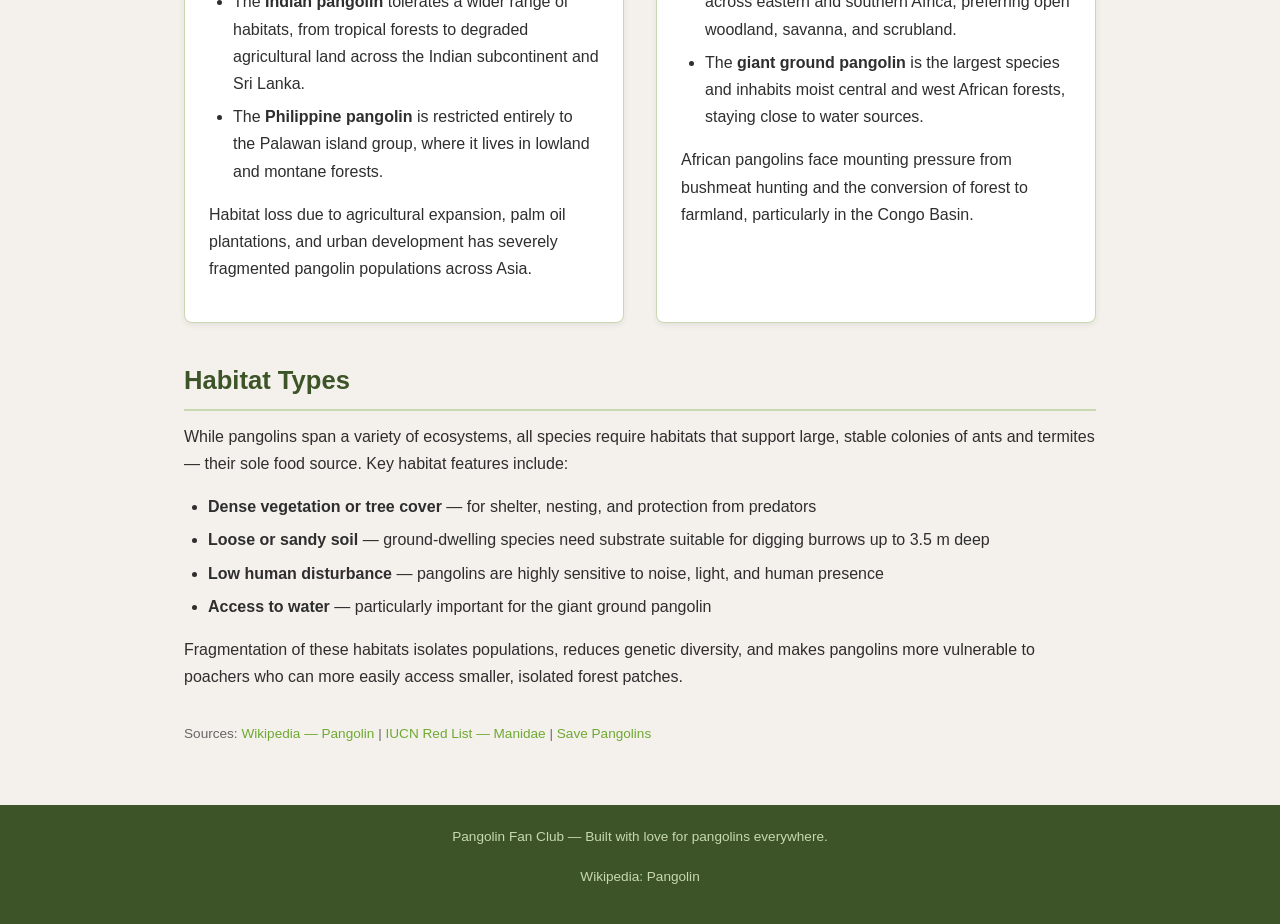
<file: habitat/index.html>
<!DOCTYPE html>
<html lang="en-US">
  <head>
    <meta charset="utf-8">
    <meta name="viewport" content="width=device-width, initial-scale=1">
    <meta name="description" content="Explore where pangolins live across Asia and Africa — their habitats, ranges, and environmental needs.">
    <title>Habitat &amp; Range | Pangolin Fan Club</title>
    <link rel="stylesheet" href="../assets/css/style.css">
  </head>
  <body>
    <header>
      <div>
        <h1>Pangolin Fan Club</h1>
        <p>Celebrating the world's most unique — and most endangered — scaly mammal</p>
      </div>
    </header>

    <nav>
      <ul>
        <li><a href="../">Home</a></li>
        <li><a href="../about/">About Pangolins</a></li>
        <li><a href="./" class="active">Habitat &amp; Range</a></li>
        <li><a href="../diet/">Diet &amp; Behavior</a></li>
        <li><a href="../conservation/">Conservation</a></li>
        <li><a href="../gallery/">Gallery</a></li>
        <li><a href="../quiz/">Quiz</a></li>
      </ul>
    </nav>

    <main>
      <h2>Where Pangolins Live</h2>
      <p>
        Pangolins occupy two broad regions of the world: tropical and subtropical Asia, and sub-Saharan Africa.
        The four Asian species and four African species have evolved to fill a diverse range of environments —
        from dense rainforest canopy to open savanna grasslands — yet all share the same basic requirements:
        a warm climate, abundant insect colonies, and cover for shelter and denning.
      </p>
      <p>
        Because pangolins are secretive and nocturnal, their exact distributions are difficult to map precisely.
        Population surveys are challenging, and many range estimates are based on historical records, camera
        trap data, and reports from local communities rather than direct observation.
      </p>

      <figure class="map-container">
        <!-- IMAGE NEEDED: pangolin_range_map.jpg — a map showing pangolin distribution across Asia and Africa -->
        <!-- Suggested source: Wikimedia Commons — "Pangolin_range.svg" (public domain) -->
        <img src="../assets/images/endangered-pangolin-locations-throughout-world.jpg" alt="Map showing the geographic range of all eight pangolin species across Asia and Africa" />
        <figcaption>
          Geographic range of the eight pangolin species. Green = Asian species; Orange = African species.
          (Source: Wikimedia Commons)
        </figcaption>
      </figure>

      <div class="region-grid">
        <div class="region-box">
          <h3>Asia</h3>
          <p>
            Asian pangolins inhabit a broad arc stretching from Nepal and India in the west through
            China, Southeast Asia, and into the Indonesian archipelago and the Philippines. The four species
            occupy different ecological niches within this range:
          </p>
          <ul>
            <li>The <strong>Sunda pangolin</strong> is strongly arboreal, spending much of its time in the trees
            of lowland tropical forests in Malaysia, Sumatra, Borneo, and Java.</li>
            <li>The <strong>Chinese pangolin</strong> prefers hilly terrain and is found at elevations up to
            1,700 m, using its powerful forelegs to dig burrows in forest and grassland margins.</li>
            <li>The <strong>Indian pangolin</strong> tolerates a wider range of habitats, from tropical forests
            to degraded agricultural land across the Indian subcontinent and Sri Lanka.</li>
            <li>The <strong>Philippine pangolin</strong> is restricted entirely to the Palawan island group,
            where it lives in lowland and montane forests.</li>
          </ul>
          <p>
            Habitat loss due to agricultural expansion, palm oil plantations, and urban development has
            severely fragmented pangolin populations across Asia.
          </p>
        </div>

        <div class="region-box">
          <h3>Africa</h3>
          <p>
            African pangolins are found across a wide band of sub-Saharan Africa, from West Africa through
            the Congo Basin and into eastern and southern regions. The four species are divided between
            forest-dwelling and ground-dwelling lifestyles:
          </p>
          <ul>
            <li>The <strong>white-bellied pangolin</strong> lives in tropical rainforests from Senegal to
            Uganda, rarely descending from the trees.</li>
            <li>The <strong>black-bellied (long-tailed) pangolin</strong> occupies a similar forest range but
            is the only pangolin species typically active during the day.</li>
            <li>The <strong>ground pangolin</strong> (Temminck's) ranges widely across eastern and southern
            Africa, preferring open woodland, savanna, and scrubland.</li>
            <li>The <strong>giant ground pangolin</strong> is the largest species and inhabits moist central
            and west African forests, staying close to water sources.</li>
          </ul>
          <p>
            African pangolins face mounting pressure from bushmeat hunting and the conversion of forest
            to farmland, particularly in the Congo Basin.
          </p>
        </div>
      </div>

      <h2>Habitat Types</h2>
      <p>
        While pangolins span a variety of ecosystems, all species require habitats that support large, stable
        colonies of ants and termites — their sole food source. Key habitat features include:
      </p>
      <ul>
        <li><strong>Dense vegetation or tree cover</strong> — for shelter, nesting, and protection from predators</li>
        <li><strong>Loose or sandy soil</strong> — ground-dwelling species need substrate suitable for digging burrows up to 3.5 m deep</li>
        <li><strong>Low human disturbance</strong> — pangolins are highly sensitive to noise, light, and human presence</li>
        <li><strong>Access to water</strong> — particularly important for the giant ground pangolin</li>
      </ul>
      <p>
        Fragmentation of these habitats isolates populations, reduces genetic diversity, and makes pangolins
        more vulnerable to poachers who can more easily access smaller, isolated forest patches.
      </p>

      <p style="margin-top: 32px; font-size: 0.85rem; color: #666;">
        Sources:
        <a href="https://en.wikipedia.org/wiki/Pangolin" target="_blank" rel="noopener">Wikipedia — Pangolin</a> |
        <a href="https://www.iucnredlist.org/search?taxonomies=101561&searchType=species" target="_blank" rel="noopener">IUCN Red List — Manidae</a> |
        <a href="https://www.savepangolins.org/what-is-a-pangolin/" target="_blank" rel="noopener">Save Pangolins</a>
      </p>
    </main>

    <footer>
      <p>Pangolin Fan Club &mdash; Built with love for pangolins everywhere.</p>
      <p><a href="https://en.wikipedia.org/wiki/Pangolin" target="_blank" rel="noopener">Wikipedia: Pangolin</a></p>
    </footer>
  </body>
</html>
</file>
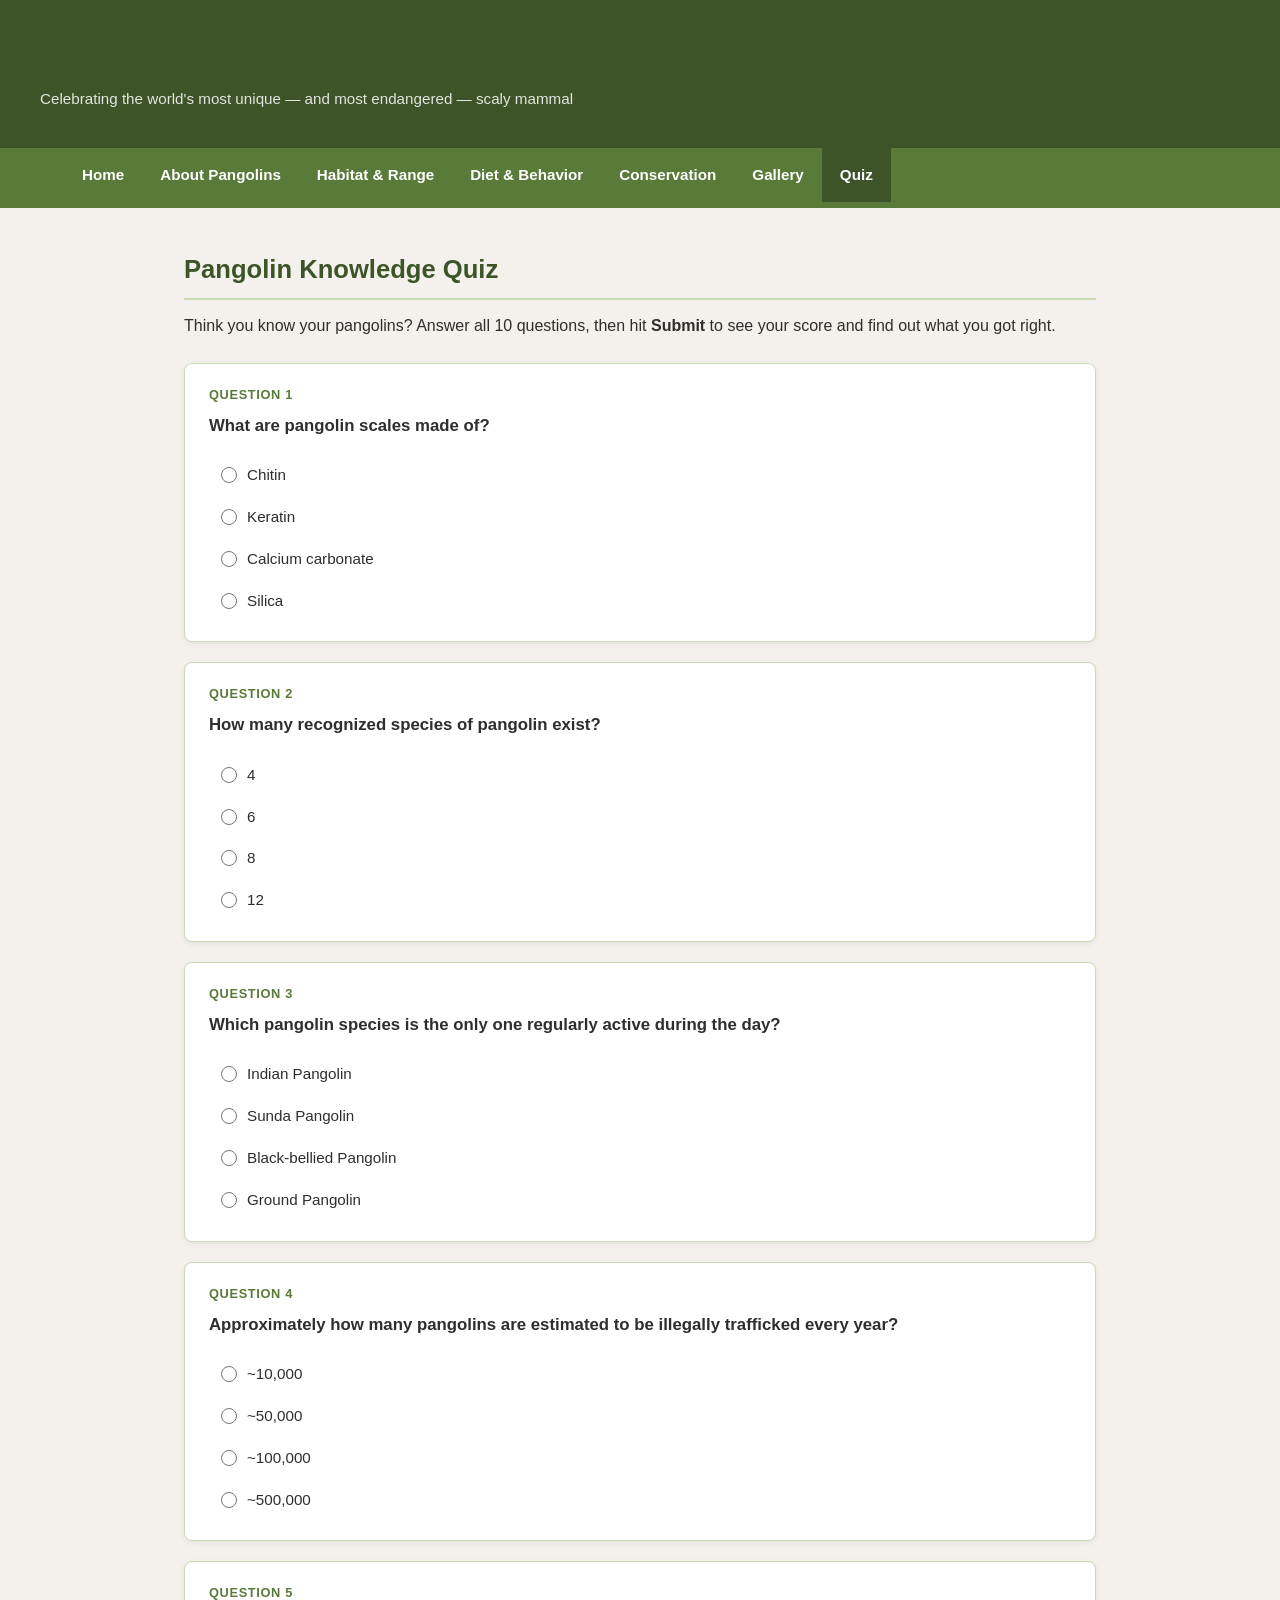
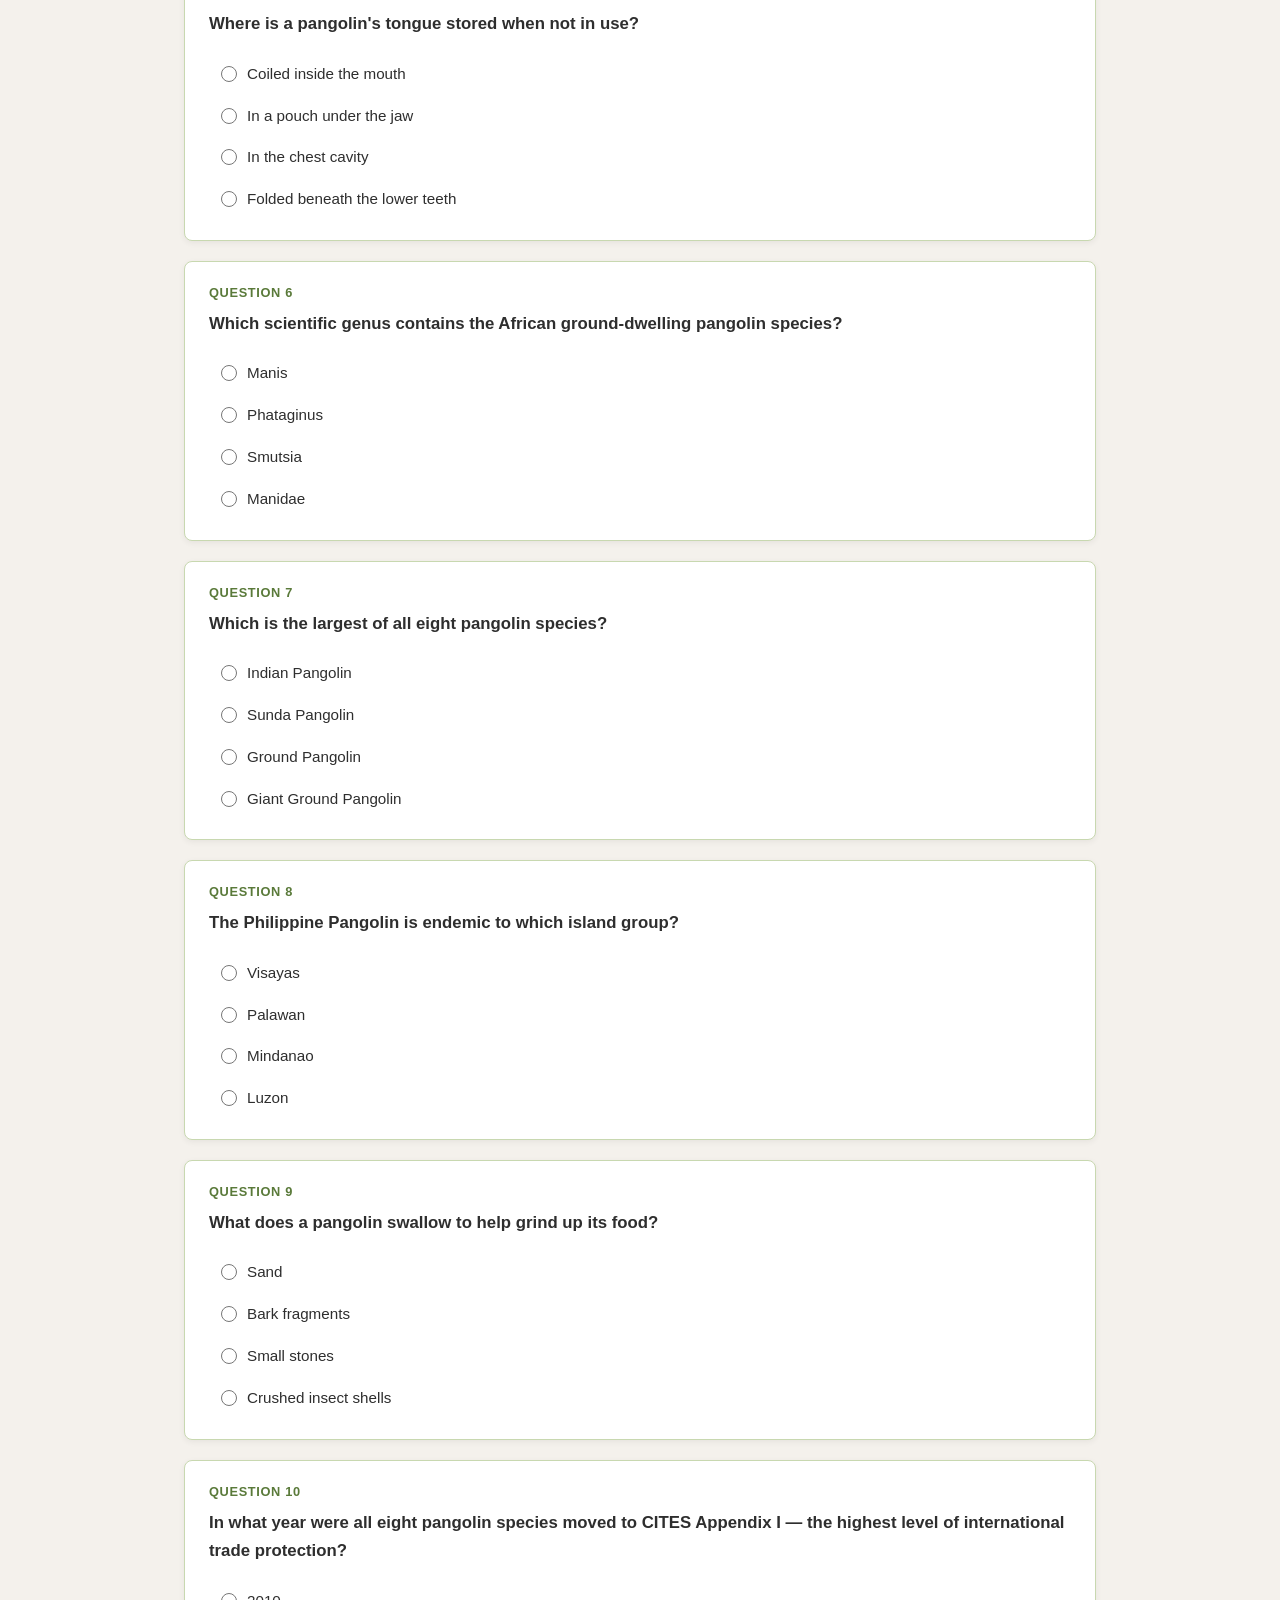
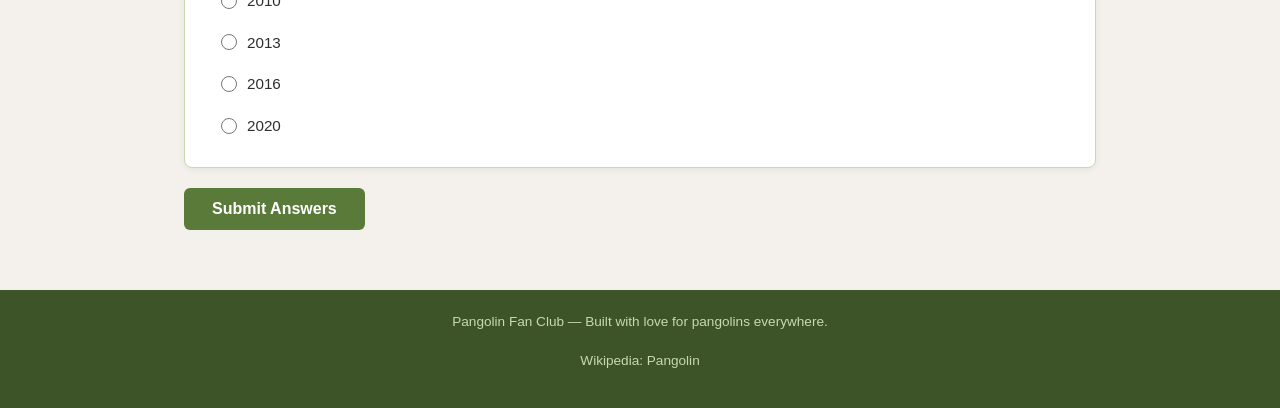
<file: quiz/index.html>
<!DOCTYPE html>
<html lang="en-US">
  <head>
    <meta charset="utf-8">
    <meta name="viewport" content="width=device-width, initial-scale=1">
    <meta name="description" content="Test your pangolin knowledge with this 10-question quiz!">
    <title>Quiz | Pangolin Fan Club</title>
    <link rel="stylesheet" href="../assets/css/style.css">
  </head>
  <body>
    <header>
      <div>
        <h1>Pangolin Fan Club</h1>
        <p>Celebrating the world's most unique — and most endangered — scaly mammal</p>
      </div>
    </header>

    <nav>
      <ul>
        <li><a href="../">Home</a></li>
        <li><a href="../about/">About Pangolins</a></li>
        <li><a href="../habitat/">Habitat &amp; Range</a></li>
        <li><a href="../diet/">Diet &amp; Behavior</a></li>
        <li><a href="../conservation/">Conservation</a></li>
        <li><a href="../gallery/">Gallery</a></li>
        <li><a href="./" class="active">Quiz</a></li>
      </ul>
    </nav>

    <main>
      <h2>Pangolin Knowledge Quiz</h2>
      <p>Think you know your pangolins? Answer all 10 questions, then hit <strong>Submit</strong> to see your score and find out what you got right.</p>

      <form class="quiz-form" id="quiz-form" novalidate>

        <!-- Q1 -->
        <div class="question-block" id="q1-block">
          <div class="question-number">Question 1</div>
          <div class="question-text">What are pangolin scales made of?</div>
          <div class="options">
            <label><input type="radio" name="q1" value="a"> Chitin</label>
            <label><input type="radio" name="q1" value="b"> Keratin</label>
            <label><input type="radio" name="q1" value="c"> Calcium carbonate</label>
            <label><input type="radio" name="q1" value="d"> Silica</label>
          </div>
          <div class="feedback" id="q1-feedback"></div>
        </div>

        <!-- Q2 -->
        <div class="question-block" id="q2-block">
          <div class="question-number">Question 2</div>
          <div class="question-text">How many recognized species of pangolin exist?</div>
          <div class="options">
            <label><input type="radio" name="q2" value="a"> 4</label>
            <label><input type="radio" name="q2" value="b"> 6</label>
            <label><input type="radio" name="q2" value="c"> 8</label>
            <label><input type="radio" name="q2" value="d"> 12</label>
          </div>
          <div class="feedback" id="q2-feedback"></div>
        </div>

        <!-- Q3 -->
        <div class="question-block" id="q3-block">
          <div class="question-number">Question 3</div>
          <div class="question-text">Which pangolin species is the only one regularly active during the day?</div>
          <div class="options">
            <label><input type="radio" name="q3" value="a"> Indian Pangolin</label>
            <label><input type="radio" name="q3" value="b"> Sunda Pangolin</label>
            <label><input type="radio" name="q3" value="c"> Black-bellied Pangolin</label>
            <label><input type="radio" name="q3" value="d"> Ground Pangolin</label>
          </div>
          <div class="feedback" id="q3-feedback"></div>
        </div>

        <!-- Q4 -->
        <div class="question-block" id="q4-block">
          <div class="question-number">Question 4</div>
          <div class="question-text">Approximately how many pangolins are estimated to be illegally trafficked every year?</div>
          <div class="options">
            <label><input type="radio" name="q4" value="a"> ~10,000</label>
            <label><input type="radio" name="q4" value="b"> ~50,000</label>
            <label><input type="radio" name="q4" value="c"> ~100,000</label>
            <label><input type="radio" name="q4" value="d"> ~500,000</label>
          </div>
          <div class="feedback" id="q4-feedback"></div>
        </div>

        <!-- Q5 -->
        <div class="question-block" id="q5-block">
          <div class="question-number">Question 5</div>
          <div class="question-text">Where is a pangolin's tongue stored when not in use?</div>
          <div class="options">
            <label><input type="radio" name="q5" value="a"> Coiled inside the mouth</label>
            <label><input type="radio" name="q5" value="b"> In a pouch under the jaw</label>
            <label><input type="radio" name="q5" value="c"> In the chest cavity</label>
            <label><input type="radio" name="q5" value="d"> Folded beneath the lower teeth</label>
          </div>
          <div class="feedback" id="q5-feedback"></div>
        </div>

        <!-- Q6 -->
        <div class="question-block" id="q6-block">
          <div class="question-number">Question 6</div>
          <div class="question-text">Which scientific genus contains the African ground-dwelling pangolin species?</div>
          <div class="options">
            <label><input type="radio" name="q6" value="a"> Manis</label>
            <label><input type="radio" name="q6" value="b"> Phataginus</label>
            <label><input type="radio" name="q6" value="c"> Smutsia</label>
            <label><input type="radio" name="q6" value="d"> Manidae</label>
          </div>
          <div class="feedback" id="q6-feedback"></div>
        </div>

        <!-- Q7 -->
        <div class="question-block" id="q7-block">
          <div class="question-number">Question 7</div>
          <div class="question-text">Which is the largest of all eight pangolin species?</div>
          <div class="options">
            <label><input type="radio" name="q7" value="a"> Indian Pangolin</label>
            <label><input type="radio" name="q7" value="b"> Sunda Pangolin</label>
            <label><input type="radio" name="q7" value="c"> Ground Pangolin</label>
            <label><input type="radio" name="q7" value="d"> Giant Ground Pangolin</label>
          </div>
          <div class="feedback" id="q7-feedback"></div>
        </div>

        <!-- Q8 -->
        <div class="question-block" id="q8-block">
          <div class="question-number">Question 8</div>
          <div class="question-text">The Philippine Pangolin is endemic to which island group?</div>
          <div class="options">
            <label><input type="radio" name="q8" value="a"> Visayas</label>
            <label><input type="radio" name="q8" value="b"> Palawan</label>
            <label><input type="radio" name="q8" value="c"> Mindanao</label>
            <label><input type="radio" name="q8" value="d"> Luzon</label>
          </div>
          <div class="feedback" id="q8-feedback"></div>
        </div>

        <!-- Q9 -->
        <div class="question-block" id="q9-block">
          <div class="question-number">Question 9</div>
          <div class="question-text">What does a pangolin swallow to help grind up its food?</div>
          <div class="options">
            <label><input type="radio" name="q9" value="a"> Sand</label>
            <label><input type="radio" name="q9" value="b"> Bark fragments</label>
            <label><input type="radio" name="q9" value="c"> Small stones</label>
            <label><input type="radio" name="q9" value="d"> Crushed insect shells</label>
          </div>
          <div class="feedback" id="q9-feedback"></div>
        </div>

        <!-- Q10 -->
        <div class="question-block" id="q10-block">
          <div class="question-number">Question 10</div>
          <div class="question-text">In what year were all eight pangolin species moved to CITES Appendix I — the highest level of international trade protection?</div>
          <div class="options">
            <label><input type="radio" name="q10" value="a"> 2010</label>
            <label><input type="radio" name="q10" value="b"> 2013</label>
            <label><input type="radio" name="q10" value="c"> 2016</label>
            <label><input type="radio" name="q10" value="d"> 2020</label>
          </div>
          <div class="feedback" id="q10-feedback"></div>
        </div>

        <div class="submit-row">
          <button type="button" id="submit-btn">Submit Answers</button>
          <button type="button" id="reset-btn">Try Again</button>
        </div>
      </form>

      <div id="results-box">
        <h2>Your Score</h2>
        <div id="score-display"></div>
        <div id="score-message"></div>
        <div id="easter-egg">
          <div class="egg-label">&#x1F510; Secret message unlocked</div>
          <div id="egg-text"></div>
        </div>
      </div>
    </main>

    <footer>
      <p>Pangolin Fan Club &mdash; Built with love for pangolins everywhere.</p>
      <p><a href="https://en.wikipedia.org/wiki/Pangolin" target="_blank" rel="noopener">Wikipedia: Pangolin</a></p>
    </footer>

    <script>
      "use strict";

      <!-- Correct answers keyed by question name -->
      var ANSWERS = {
        q1:  "b",   // Keratin
        q2:  "c",   // 8
        q3:  "c",   // Black-bellied Pangolin
        q4:  "c",   // ~100,000
        q5:  "c",   // chest cavity
        q6:  "c",   // Smutsia
        q7:  "d",   // Giant Ground Pangolin
        q8:  "b",   // Palawan
        q9:  "c",   // Small stones
        q10: "c"    // 2016
      };

      var EXPLANATIONS = {
        q1:  "Pangolin scales are made of <strong>keratin</strong> — the same protein found in human fingernails and hair. They make up nearly 20% of the animal's body weight.",
        q2:  "There are <strong>8 recognized species</strong> of pangolin: 4 in Asia (Sunda, Chinese, Indian, Philippine) and 4 in Africa (White-bellied, Black-bellied, Ground, Giant Ground).",
        q3:  "The <strong>Black-bellied Pangolin</strong> (<em>Phataginus tetradactyla</em>) is uniquely diurnal — the only pangolin species known to be regularly active during daylight hours.",
        q4:  "An estimated <strong>~100,000 pangolins</strong> are trafficked every year, making them the most illegally traded wild mammal on Earth.",
        q5:  "A pangolin's tongue is anchored near its pelvis and last pair of ribs, and is stored curled up inside its <strong>chest cavity</strong> when not in use.",
        q6:  "The large, ground-dwelling African pangolins (Ground Pangolin and Giant Ground Pangolin) belong to the genus <strong>Smutsia</strong>. The small tree-dwelling African species belong to <em>Phataginus</em>, and all Asian species to <em>Manis</em>.",
        q7:  "The <strong>Giant Ground Pangolin</strong> (<em>Smutsia gigantea</em>) is the largest species, reaching up to 1.4 m in length and found in central and west African forests.",
        q8:  "The Philippine Pangolin (<em>Manis culionensis</em>) is endemic to the <strong>Palawan</strong> island group in the Philippines.",
        q9:  "Pangolins have no teeth. They swallow <strong>small stones</strong> which sit in a muscular gizzard and grind up insects — much like a bird's gizzard.",
        q10: "In <strong>2016</strong>, all eight pangolin species were uplisted to CITES Appendix I, banning all commercial international trade. Prior to this, only the four Asian species had full protection."
      };

      var SCORE_MESSAGES = [
        "Keep exploring the site — there's lots to learn!",          // 0–2
        "A good start! Review the About and Conservation pages.",     // 3–4
        "Not bad! You know your pangolins, but there's more to discover.", // 5–6
        "Great work! You clearly paid attention.",                    // 7–8
        "Almost perfect — impressive pangolin knowledge!",            // 9
        "Perfect score! You are a true pangolin expert."              // 10
      ];

      // Shift cipher (shift by 1, lowercase letters only)
      // Reuses the same logic as the encrypt-it CS193 assignment
      function shiftCipher(text) {
        var result = "";
        for (var i = 0; i < text.length; i++) {
          var code = text.charCodeAt(i);
          if (code >= 97 && code <= 122) {
            result += String.fromCharCode(((code - 97 + 1) % 26) + 97);
          } else {
            result += text[i];
          }
        }
        return result;
      }

      // Handles quiz submission: validates all answered, grades, shows results
      document.getElementById("submit-btn").addEventListener("click", function() {
        var score = 0;
        var unanswered = [];

        for (var q in ANSWERS) {
          var selected = document.querySelector("input[name='" + q + "']:checked");
          if (!selected) {
            unanswered.push(q);
          }
        }

        if (unanswered.length > 0) {
          alert("Please answer all questions before submitting.\n\nUnanswered: " + unanswered.length + " question(s).");
          // Scroll to first unanswered
          var firstBlock = document.getElementById(unanswered[0] + "-block");
          if (firstBlock) firstBlock.scrollIntoView({ behavior: "smooth", block: "center" });
          return;
        }

        // Grade each question
        for (var q in ANSWERS) {
          var selected = document.querySelector("input[name='" + q + "']:checked");
          var block = document.getElementById(q + "-block");
          var feedback = document.getElementById(q + "-feedback");
          var isCorrect = selected.value === ANSWERS[q];

          // Disable all options for this question
          var inputs = document.querySelectorAll("input[name='" + q + "']");
          for (var i = 0; i < inputs.length; i++) {
            inputs[i].disabled = true;
          }

          if (isCorrect) {
            score++;
            block.classList.add("correct");
            feedback.className = "feedback correct";
            feedback.innerHTML = "&#10003; Correct! " + EXPLANATIONS[q];
          } else {
            block.classList.add("incorrect");
            feedback.className = "feedback incorrect";
            // Find the correct answer label text
            var correctInput = document.querySelector("input[name='" + q + "'][value='" + ANSWERS[q] + "']");
            var correctLabel = correctInput ? correctInput.parentElement.textContent.trim() : "";
            feedback.innerHTML = "&#10007; Incorrect. The correct answer is: <strong>" + correctLabel + "</strong>. " + EXPLANATIONS[q];
          }
        }

        // Show results
        var msgIndex = score === 10 ? 5 : score === 9 ? 4 : score >= 7 ? 3 : score >= 5 ? 2 : score >= 3 ? 1 : 0;
        document.getElementById("score-display").textContent = score + " / 10";
        document.getElementById("score-message").textContent = SCORE_MESSAGES[msgIndex];

        // Perfect score easter egg — encode a secret message with the shift cipher
        if (score === 10) {
          var secret = shiftCipher("you are a true pangolin expert");
          var eggEl = document.getElementById("easter-egg");
          document.getElementById("egg-text").textContent = secret;
          eggEl.style.display = "block";
        }

        var resultsBox = document.getElementById("results-box");
        resultsBox.style.display = "block";
        resultsBox.scrollIntoView({ behavior: "smooth", block: "start" });

        document.getElementById("submit-btn").style.display = "none";
        document.getElementById("reset-btn").style.display = "inline-block";
      });

      // Resets the form and all visual state back to initial
      document.getElementById("reset-btn").addEventListener("click", function() {
        var form = document.getElementById("quiz-form");
        form.reset();

        for (var q in ANSWERS) {
          var block = document.getElementById(q + "-block");
          block.classList.remove("correct", "incorrect");
          var feedback = document.getElementById(q + "-feedback");
          feedback.className = "feedback";
          feedback.innerHTML = "";
          var inputs = document.querySelectorAll("input[name='" + q + "']");
          for (var i = 0; i < inputs.length; i++) {
            inputs[i].disabled = false;
          }
        }

        document.getElementById("results-box").style.display = "none";
        document.getElementById("easter-egg").style.display = "none";
        document.getElementById("submit-btn").style.display = "inline-block";
        document.getElementById("reset-btn").style.display = "none";

        window.scrollTo({ top: 0, behavior: "smooth" });
      });
    </script>
  </body>
</html>
</file>
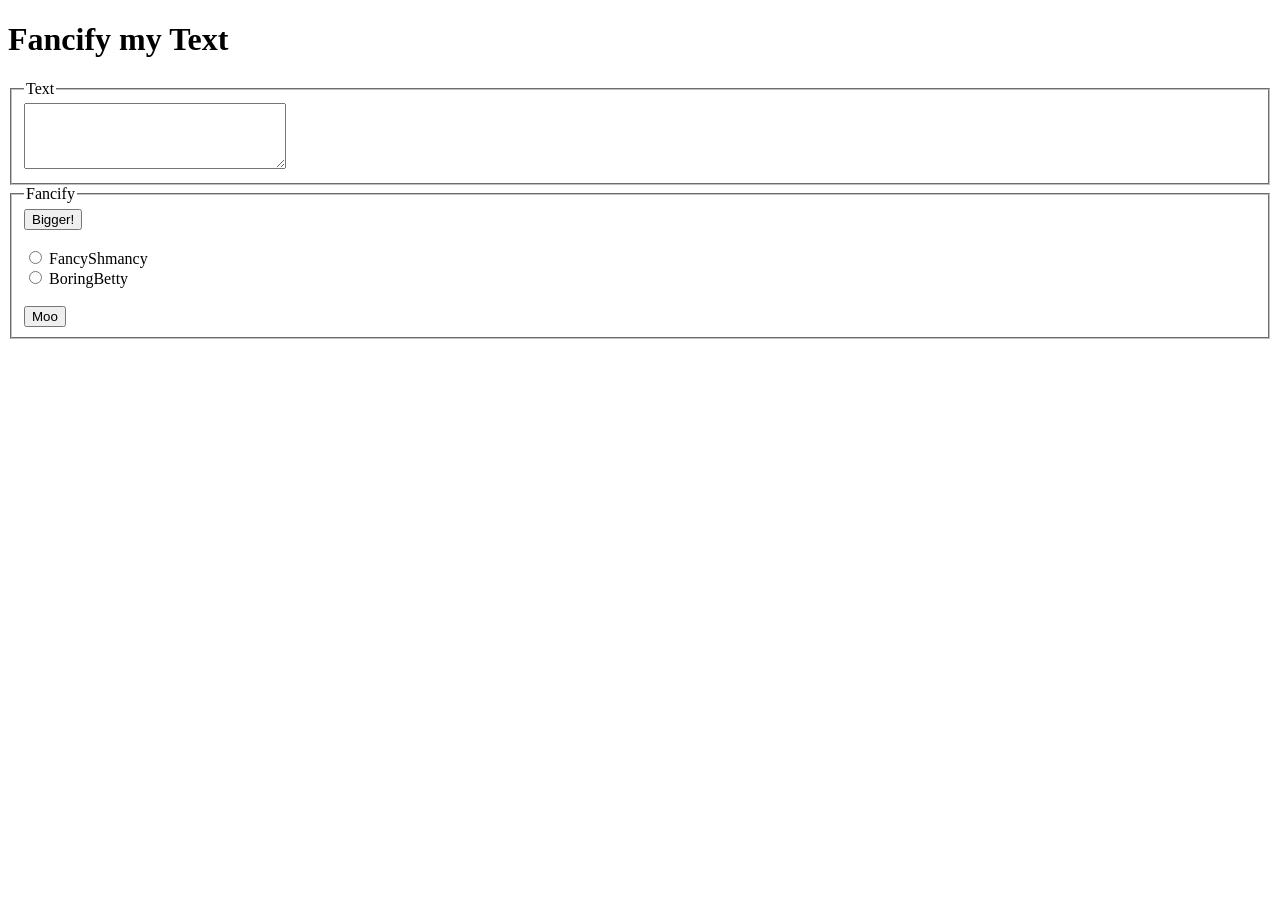
<file: fancifymytext.html>
<!DOCTYPE html>
<html>
	<head>
		<title>Fancify Shamcify</title>

		<!-- Link to the external JavaScript file that handles all text styling -->
		<script src="fancifymytext.js"></script>
	</head>

	<body>
		<h1>Fancify my Text</h1>

		<!-- Text input area and styling controls -->
		<fieldset>
			<legend>Text</legend>
			<textarea id="myText" rows="4" cols="30"></textarea>
		</fieldset>

		<fieldset>
			<legend>Fancify</legend>
			<button onclick="bigger()">Bigger!</button>
			<br><br>
			<input type="radio" id="fancyShmancy" name="style" onchange="fancify()">
			<label for="fancyShmancy">FancyShmancy</label>
			<br>
			<input type="radio" id="boringBetty" name="style" onchange="fancify()">
			<label for="boringBetty">BoringBetty</label>
			<br><br>
			<button onclick="moo()">Moo</button>
		</fieldset>
	</body>
</html>
</file>
<file: assets/css/style.css>
/* Global Reset & Base */
*, *::before, *::after {
  box-sizing: border-box;
  margin: 0;
  padding: 0;
}

body {
  font-family: 'Segoe UI', Arial, sans-serif;
  background-color: #f4f1ec;
  color: #2e2e2e;
  line-height: 1.7;
}

a {
  color: #6fa832;
  text-decoration: none;
}

a:hover {
  text-decoration: underline;
  color: #4e7a22;
}

img {
  max-width: 100%;
  border-radius: 6px;
}

/* Header */
header {
  background-color: #3d5428;
  color: white;
  padding: 20px 40px;
  display: flex;
  align-items: center;
  gap: 16px;
}

header h1 {
  font-size: 2rem;
  letter-spacing: 1px;
}

header p {
  font-size: 0.95rem;
  opacity: 0.85;
}

/* Navigation */
nav {
  background-color: #5a7a3a;
}

nav ul {
  list-style: none;
  display: flex;
  flex-wrap: wrap;
  padding: 0 40px;
}

nav ul li a {
  display: block;
  padding: 14px 18px;
  color: white;
  font-size: 0.95rem;
  font-weight: bold;
  transition: background 0.2s;
}

nav ul li a:hover,
nav ul li a.active {
  background-color: #3d5428;
  color: white;
  text-decoration: none;
}

/* Main Content */
main {
  max-width: 960px;
  margin: 40px auto;
  padding: 0 24px;
}

h1, h2, h3 {
  color: #3d5428;
  margin-bottom: 12px;
}

h2 {
  font-size: 1.6rem;
  border-bottom: 2px solid #c8d8b0;
  padding-bottom: 6px;
  margin-top: 36px;
}

h3 {
  font-size: 1.2rem;
  margin-top: 24px;
}

p {
  margin-bottom: 16px;
}

ul, ol {
  margin-left: 24px;
  margin-bottom: 16px;
}

li {
  margin-bottom: 6px;
}

/* Hero Section (used on homepage) */
.hero {
  display: flex;
  gap: 32px;
  align-items: flex-start;
  margin-bottom: 40px;
}

.hero img {
  width: 300px;
  flex-shrink: 0;
  box-shadow: 0 4px 12px rgba(0,0,0,0.15);
}

.hero-text h2 {
  border: none;
  margin-top: 0;
  font-size: 1.8rem;
}

/* Species cards and other card grids */
.card-grid {
  display: grid;
  grid-template-columns: repeat(auto-fill, minmax(200px, 1fr));
  gap: 20px;
  margin-top: 20px;
}

.card {
  background: white;
  border: 1px solid #c8d8b0;
  border-radius: 8px;
  padding: 16px;
  box-shadow: 0 2px 6px rgba(0,0,0,0.07);
}

.card h3 {
  margin-top: 0;
  font-size: 1rem;
  color: #3d5428;
}

/* Footer */
footer {
  background-color: #3d5428;
  color: #c8d8b0;
  text-align: center;
  padding: 20px;
  font-size: 0.85rem;
  margin-top: 60px;
}

footer a {
  color: #c8d8b0;
}

footer a:hover {
  color: white;
  text-decoration: underline;
}

/* Responsive breakpoint at 640px */
@media (max-width: 640px) {
  .hero {
    flex-direction: column;
  }

  .hero img {
    width: 100%;
  }

  nav ul {
    padding: 0;
  }

  nav ul li a {
    padding: 10px 12px;
    font-size: 0.85rem;
  }
}

/* About page */
.card img {
  width: 100%;
  height: 180px;
  object-fit: cover;
  border-radius: 6px 6px 0 0;
  margin-bottom: 12px;
}
.card {
  padding-top: 0;
}

/* Habitat page */
.region-grid {
  display: grid;
  grid-template-columns: 1fr 1fr;
  gap: 32px;
  margin-top: 24px;
}

.region-box {
  background: white;
  border: 1px solid #c8d8b0;
  border-radius: 8px;
  padding: 24px;
  box-shadow: 0 2px 6px rgba(0,0,0,0.07);
}

.region-box h3 {
  margin-top: 0;
  font-size: 1.2rem;
  border-bottom: 2px solid #c8d8b0;
  padding-bottom: 8px;
  margin-bottom: 12px;
}

.map-container {
  text-align: center;
  margin: 32px 0;
  background: white;
  border: 1px solid #c8d8b0;
  border-radius: 8px;
  padding: 20px;
}

.map-container img {
  max-width: 100%;
  border-radius: 4px;
}

.map-container figcaption {
  margin-top: 10px;
  font-size: 0.85rem;
  color: #666;
}

@media (max-width: 640px) {
  .region-grid {
    grid-template-columns: 1fr;
  }
}

/* Diet page */
.two-col {
  display: grid;
  grid-template-columns: 1fr 1fr;
  gap: 32px;
  margin-top: 20px;
}

.info-box {
  background: white;
  border: 1px solid #c8d8b0;
  border-radius: 8px;
  padding: 24px;
  box-shadow: 0 2px 6px rgba(0,0,0,0.07);
}

.info-box h3 {
  margin-top: 0;
  border-bottom: 2px solid #c8d8b0;
  padding-bottom: 8px;
  margin-bottom: 12px;
}

.diet-img {
  float: right;
  margin: 0 0 16px 24px;
  width: 280px;
  border-radius: 8px;
  box-shadow: 0 4px 12px rgba(0,0,0,0.15);
}

@media (max-width: 640px) {
  .two-col {
    grid-template-columns: 1fr;
  }
  .diet-img {
    float: none;
    width: 100%;
    margin: 0 0 16px 0;
  }
}

/* Conservation page */
.threat-stat {
  background: #3d5428;
  color: white;
  border-radius: 8px;
  padding: 20px 24px;
  margin: 24px 0;
  font-size: 1.1rem;
  line-height: 1.6;
}

.threat-stat strong {
  font-size: 1.6rem;
  display: block;
  margin-bottom: 4px;
  color: #c8d8b0;
}

.org-list {
  list-style: none;
  margin-left: 0;
  display: grid;
  grid-template-columns: repeat(auto-fill, minmax(260px, 1fr));
  gap: 16px;
  margin-top: 16px;
}

.org-list li {
  background: white;
  border: 1px solid #c8d8b0;
  border-radius: 8px;
  padding: 16px;
  box-shadow: 0 2px 6px rgba(0,0,0,0.07);
}

.org-list li a {
  font-weight: bold;
  display: block;
  margin-bottom: 4px;
}

.status-table {
  width: 100%;
  border-collapse: collapse;
  margin-top: 16px;
  font-size: 0.95rem;
}

.status-table th {
  background: #3d5428;
  color: white;
  padding: 10px 14px;
  text-align: left;
}

.status-table td {
  padding: 10px 14px;
  border-bottom: 1px solid #c8d8b0;
}

.status-table tr:nth-child(even) td {
  background: #f0ede6;
}

.cr { color: #c0392b; font-weight: bold; }
.en { color: #e67e22; font-weight: bold; }
.vu { color: #f1c40f; font-weight: bold; }

/* Gallery page */
.photo-grid {
  display: grid;
  grid-template-columns: repeat(auto-fill, minmax(260px, 1fr));
  gap: 16px;
  margin-top: 20px;
}

.photo-card {
  background: white;
  border: 1px solid #c8d8b0;
  border-radius: 8px;
  overflow: hidden;
  box-shadow: 0 2px 8px rgba(0,0,0,0.08);
  cursor: pointer;
  transition: transform 0.15s, box-shadow 0.15s;
}

.photo-card:hover {
  transform: translateY(-3px);
  box-shadow: 0 6px 16px rgba(0,0,0,0.15);
}

.photo-card img {
  width: 100%;
  height: 200px;
  object-fit: cover;
  border-radius: 0;
  display: block;
}

.photo-card figcaption {
  padding: 10px 14px;
  font-size: 0.88rem;
  color: #555;
  line-height: 1.4;
}

#lightbox {
  display: none;
  position: fixed;
  inset: 0;
  background: rgba(0,0,0,0.85);
  z-index: 1000;
  align-items: center;
  justify-content: center;
  flex-direction: column;
  padding: 24px;
}

#lightbox.open {
  display: flex;
}

#lightbox img {
  max-width: 90vw;
  max-height: 80vh;
  object-fit: contain;
  border-radius: 6px;
  box-shadow: 0 8px 32px rgba(0,0,0,0.6);
}

#lightbox-caption {
  color: white;
  margin-top: 14px;
  font-size: 0.95rem;
  text-align: center;
  max-width: 600px;
}

#lightbox-close {
  position: absolute;
  top: 20px;
  right: 28px;
  background: none;
  border: none;
  color: white;
  font-size: 2rem;
  cursor: pointer;
  line-height: 1;
}

#lightbox-close:hover {
  color: #c8d8b0;
}

.video-grid {
  display: grid;
  grid-template-columns: repeat(auto-fill, minmax(320px, 1fr));
  gap: 24px;
  margin-top: 20px;
}

.video-card {
  background: white;
  border: 1px solid #c8d8b0;
  border-radius: 8px;
  overflow: hidden;
  box-shadow: 0 2px 8px rgba(0,0,0,0.08);
}

.video-card .video-wrapper {
  position: relative;
  padding-bottom: 56.25%; /* 16:9 */
  height: 0;
  overflow: hidden;
}

.video-card .video-wrapper iframe {
  position: absolute;
  top: 0;
  left: 0;
  width: 100%;
  height: 100%;
  border: none;
}

.video-card .video-info {
  padding: 12px 16px;
}

.video-card .video-info h3 {
  font-size: 1rem;
  margin-bottom: 4px;
}

.video-card .video-info p {
  font-size: 0.85rem;
  color: #555;
}

@media (max-width: 640px) {
  .photo-grid {
    grid-template-columns: repeat(auto-fill, minmax(160px, 1fr));
  }
  .photo-card img {
    height: 140px;
  }
}

/* Quiz page */
.quiz-form {
  margin-top: 24px;
}

.question-block {
  background: white;
  border: 1px solid #c8d8b0;
  border-radius: 8px;
  padding: 20px 24px;
  margin-bottom: 20px;
  box-shadow: 0 2px 6px rgba(0,0,0,0.06);
  transition: border-color 0.3s;
}

.question-block.correct {
  border-color: #5a7a3a;
  background: #f0f6e8;
}

.question-block.incorrect {
  border-color: #c0392b;
  background: #fdf3f2;
}

.question-number {
  font-size: 0.8rem;
  font-weight: bold;
  text-transform: uppercase;
  color: #5a7a3a;
  letter-spacing: 0.05em;
  margin-bottom: 6px;
}

.question-text {
  font-size: 1.05rem;
  font-weight: bold;
  color: #2e2e2e;
  margin-bottom: 14px;
}

.options label {
  display: flex;
  align-items: center;
  gap: 10px;
  padding: 8px 12px;
  border-radius: 6px;
  cursor: pointer;
  font-size: 0.95rem;
  transition: background 0.15s;
}

.options label:hover {
  background: #f0f6e8;
}

.options input[type="radio"] {
  accent-color: #5a7a3a;
  width: 16px;
  height: 16px;
  flex-shrink: 0;
}

.feedback {
  display: none;
  margin-top: 12px;
  padding: 10px 14px;
  border-radius: 6px;
  font-size: 0.9rem;
  line-height: 1.5;
}

.feedback.correct {
  display: block;
  background: #d4edda;
  color: #1a5c2a;
  border: 1px solid #a8d5b5;
}

.feedback.incorrect {
  display: block;
  background: #fde8e6;
  color: #7d1f1a;
  border: 1px solid #f5b7b1;
}

.submit-row {
  margin-top: 12px;
  display: flex;
  gap: 12px;
  align-items: center;
  flex-wrap: wrap;
}

#submit-btn, #reset-btn {
  padding: 12px 28px;
  border: none;
  border-radius: 6px;
  font-size: 1rem;
  font-weight: bold;
  cursor: pointer;
  transition: background 0.2s;
}

#submit-btn {
  background: #5a7a3a;
  color: white;
}

#submit-btn:hover {
  background: #3d5428;
}

#reset-btn {
  background: #e0ddd8;
  color: #2e2e2e;
  display: none;
}

#reset-btn:hover {
  background: #c8c5bf;
}

#results-box {
  display: none;
  margin-top: 28px;
  padding: 28px 32px;
  background: #3d5428;
  color: white;
  border-radius: 10px;
  text-align: center;
}

#results-box h2 {
  color: #c8d8b0;
  font-size: 1.8rem;
  margin-bottom: 8px;
}

#score-display {
  font-size: 3rem;
  font-weight: bold;
  color: white;
  margin: 8px 0;
}

#score-message {
  font-size: 1.1rem;
  margin-top: 8px;
  color: #c8d8b0;
}

#easter-egg {
  display: none;
  margin-top: 20px;
  padding: 16px 20px;
  background: rgba(255,255,255,0.12);
  border-radius: 8px;
  font-family: 'Courier New', monospace;
  font-size: 0.95rem;
  color: #e8f0da;
  letter-spacing: 0.05em;
}

#easter-egg .egg-label {
  font-size: 0.75rem;
  text-transform: uppercase;
  letter-spacing: 0.1em;
  opacity: 0.7;
  margin-bottom: 6px;
}
</file>
